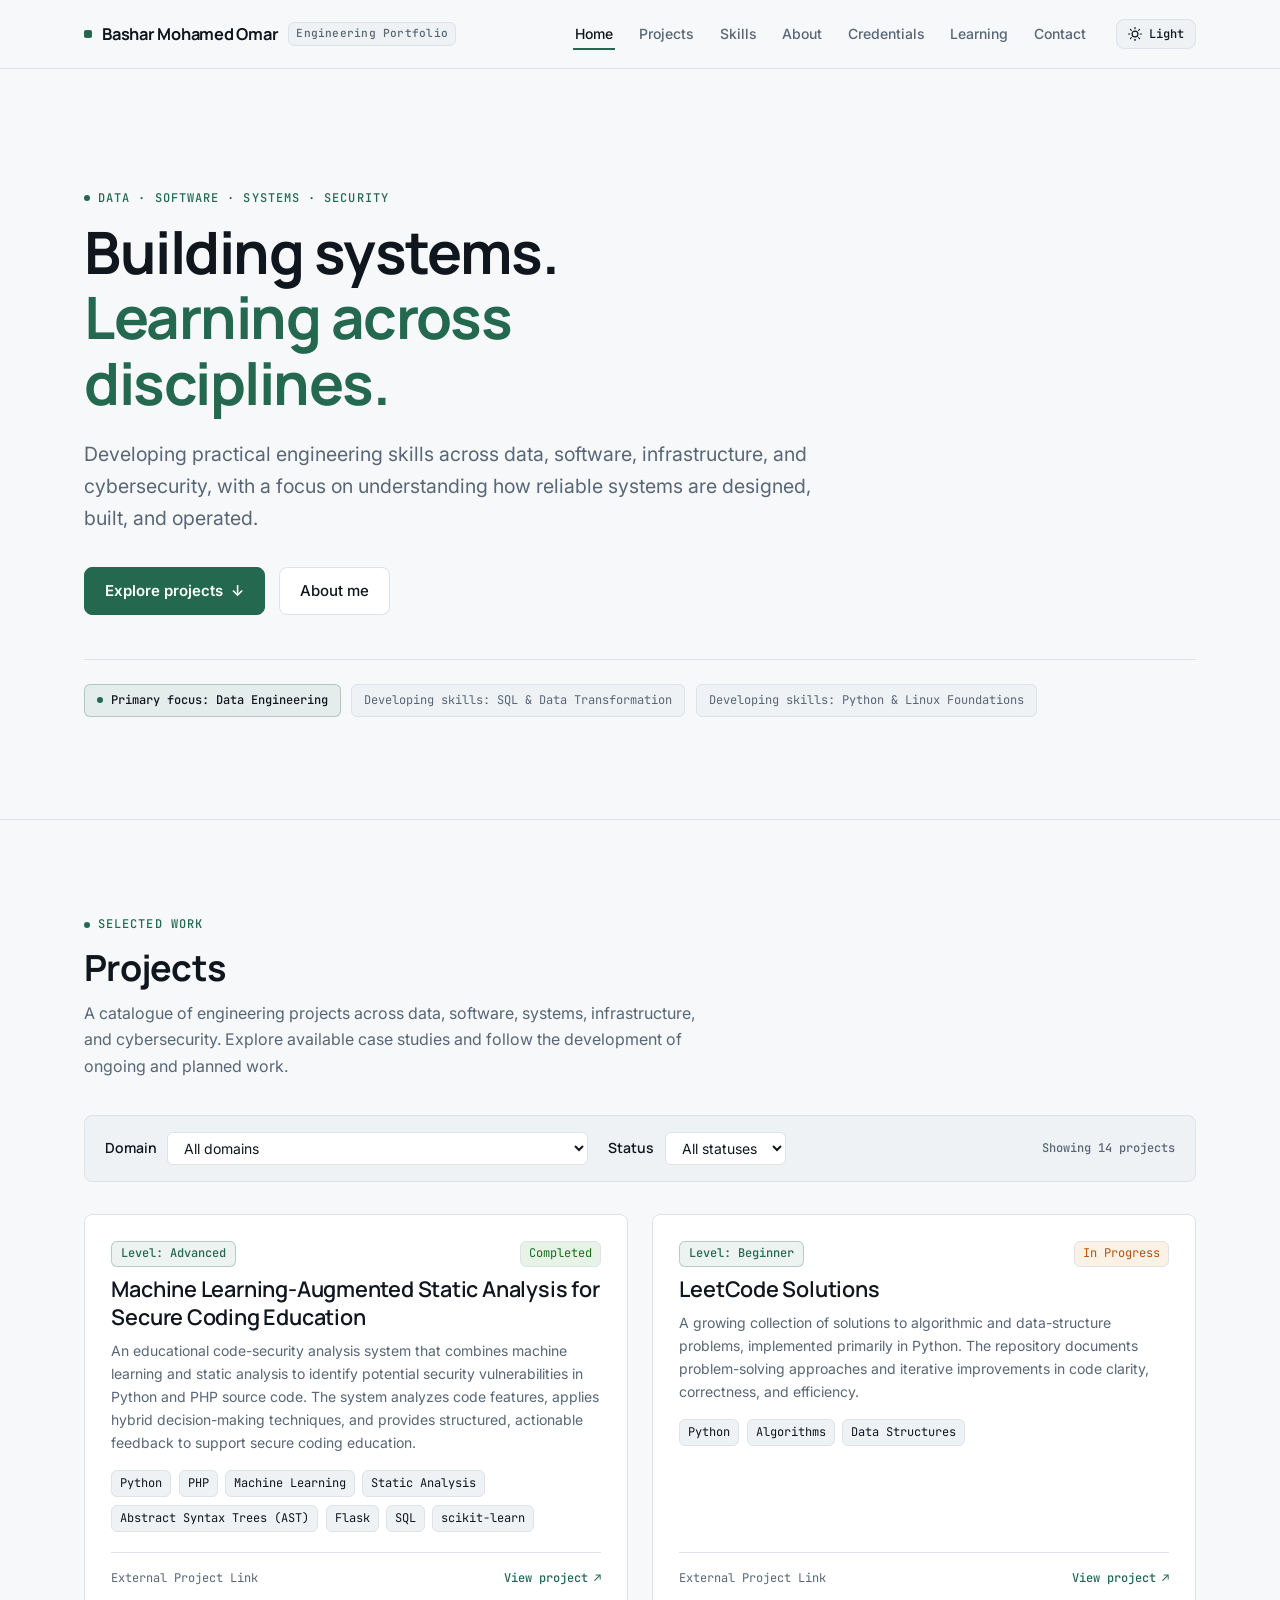
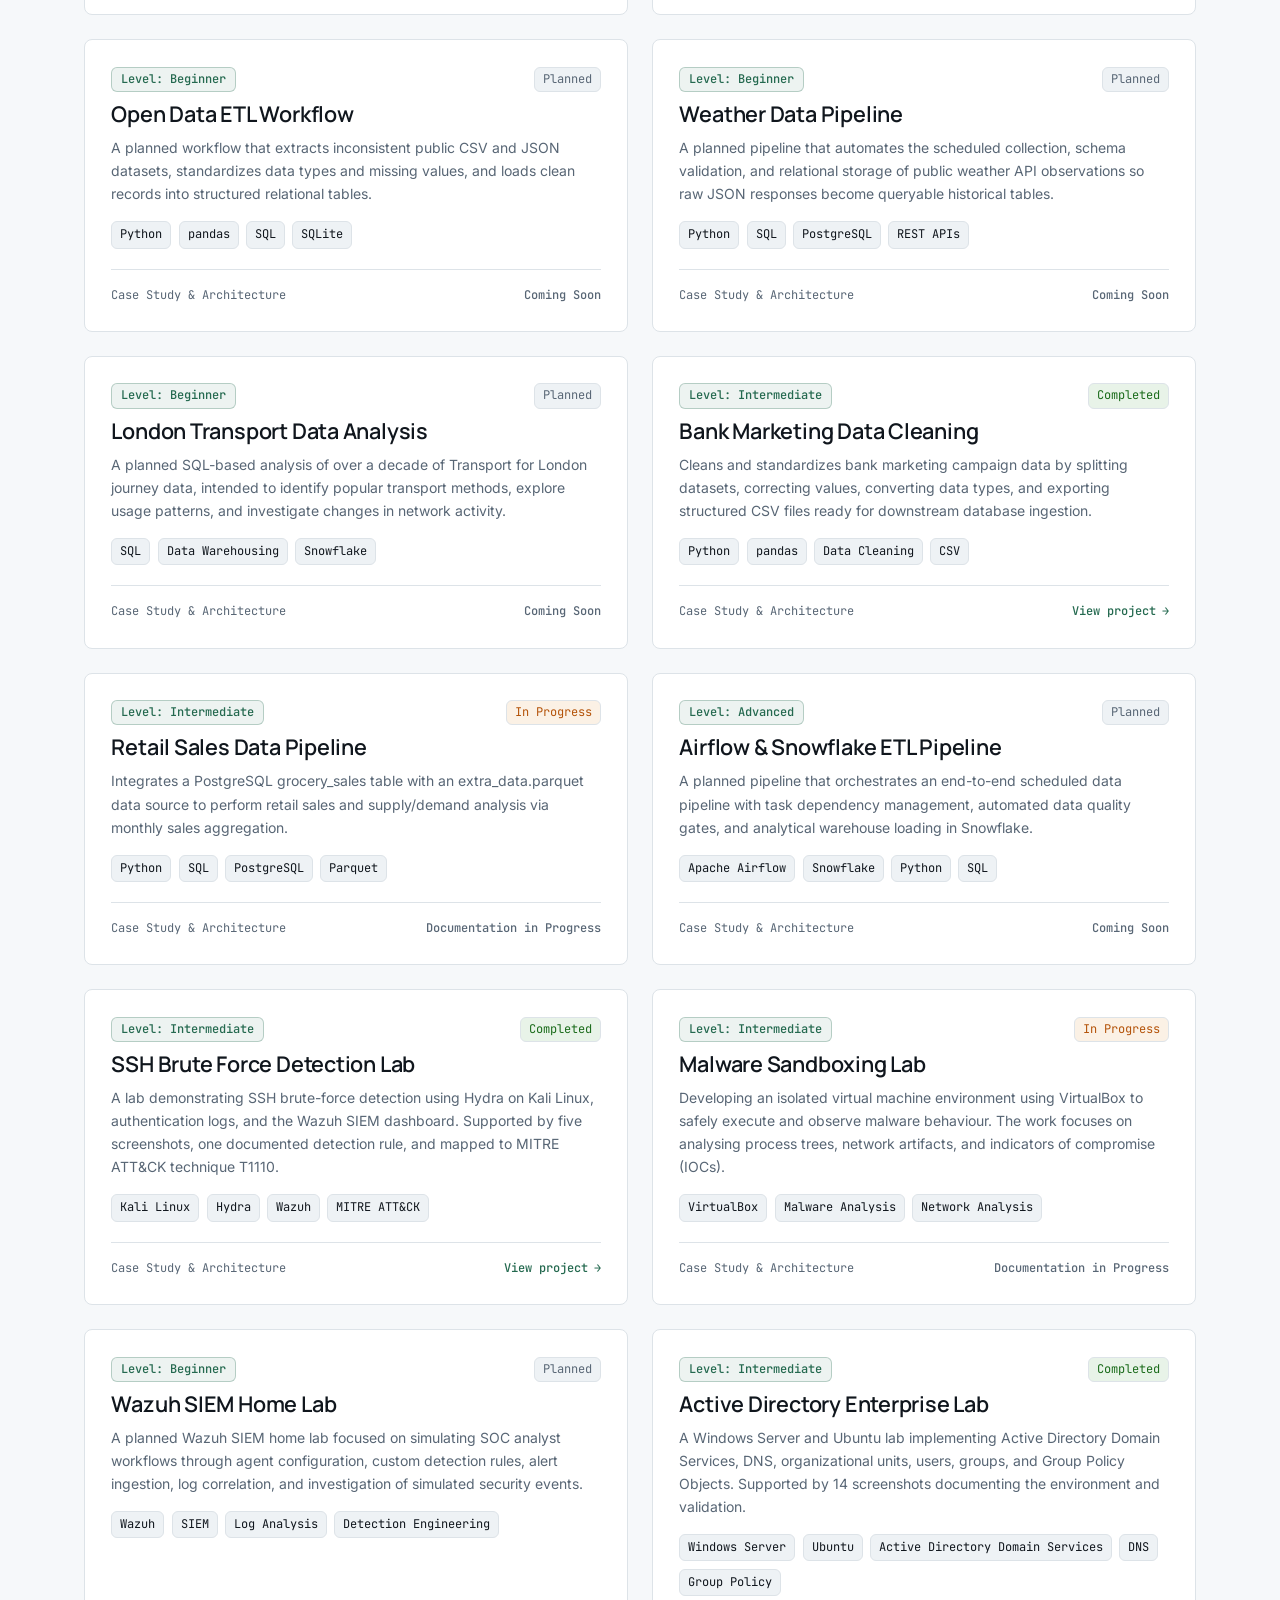
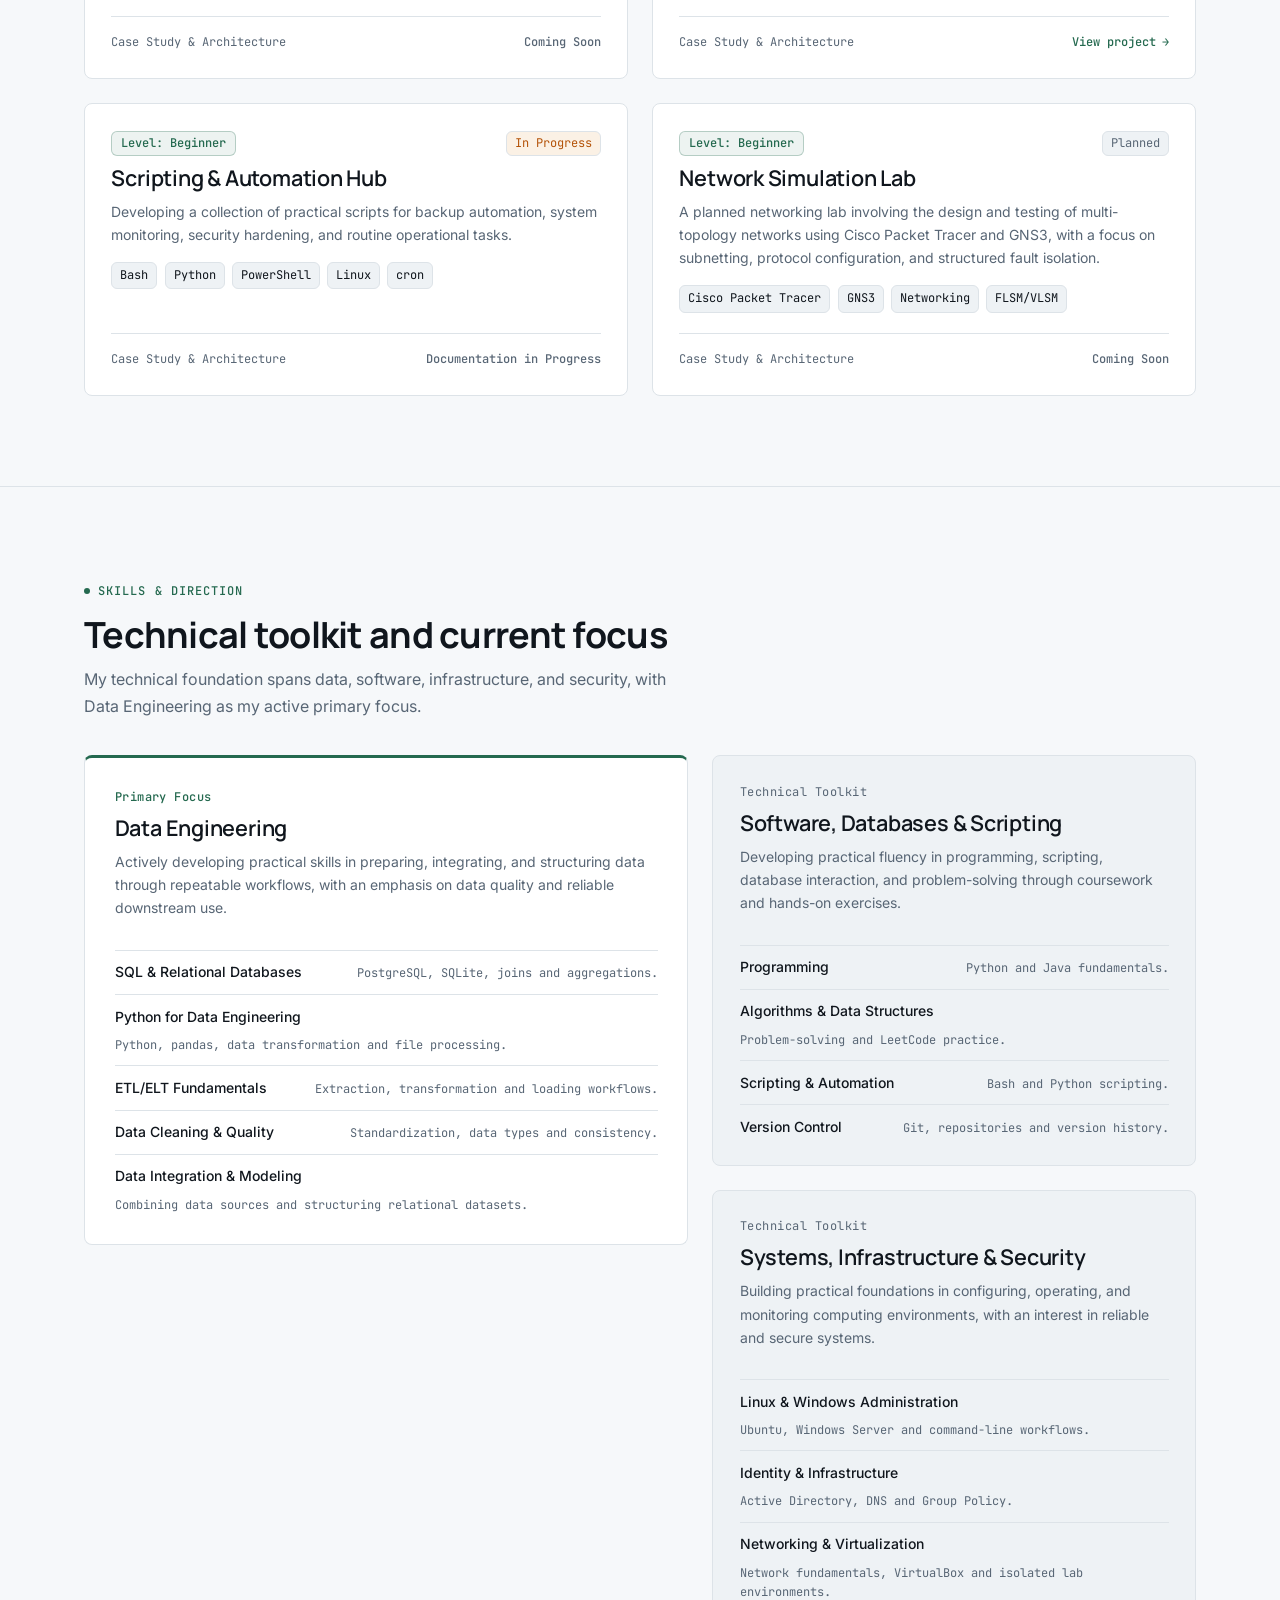
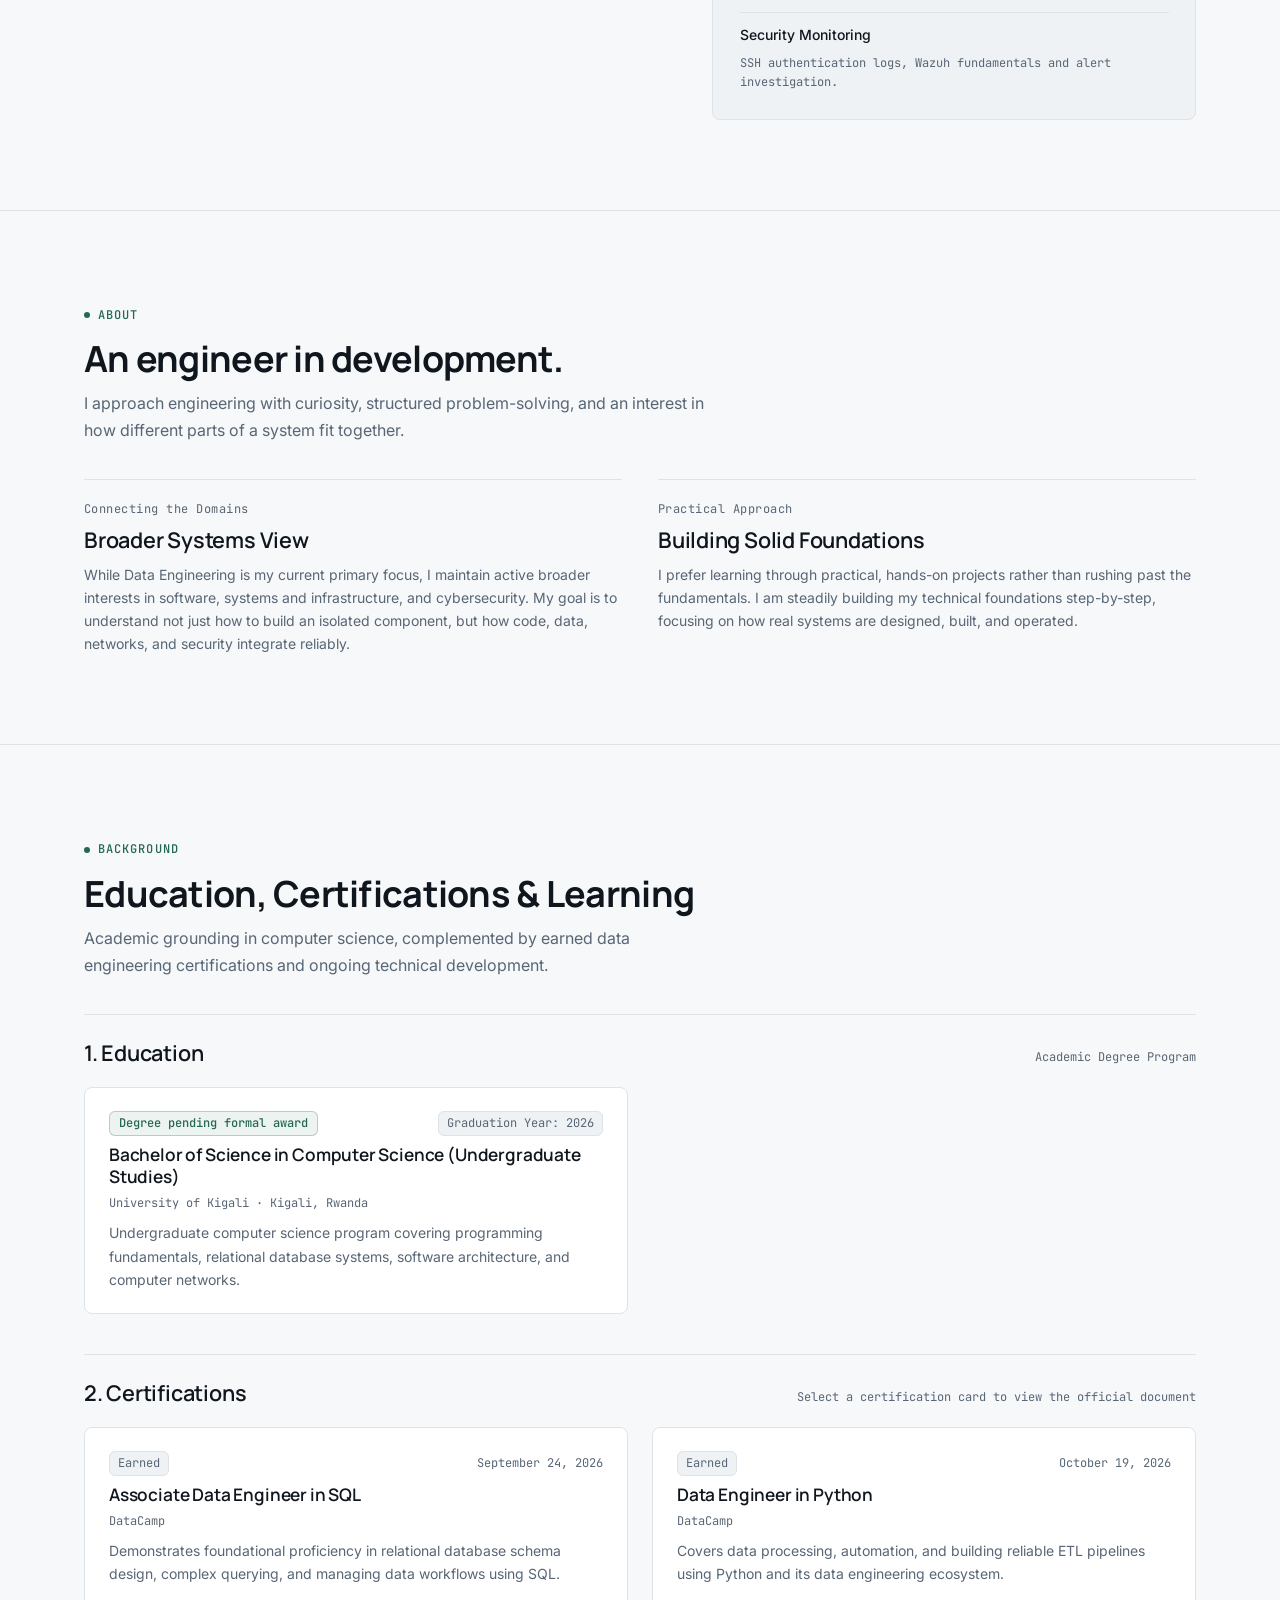
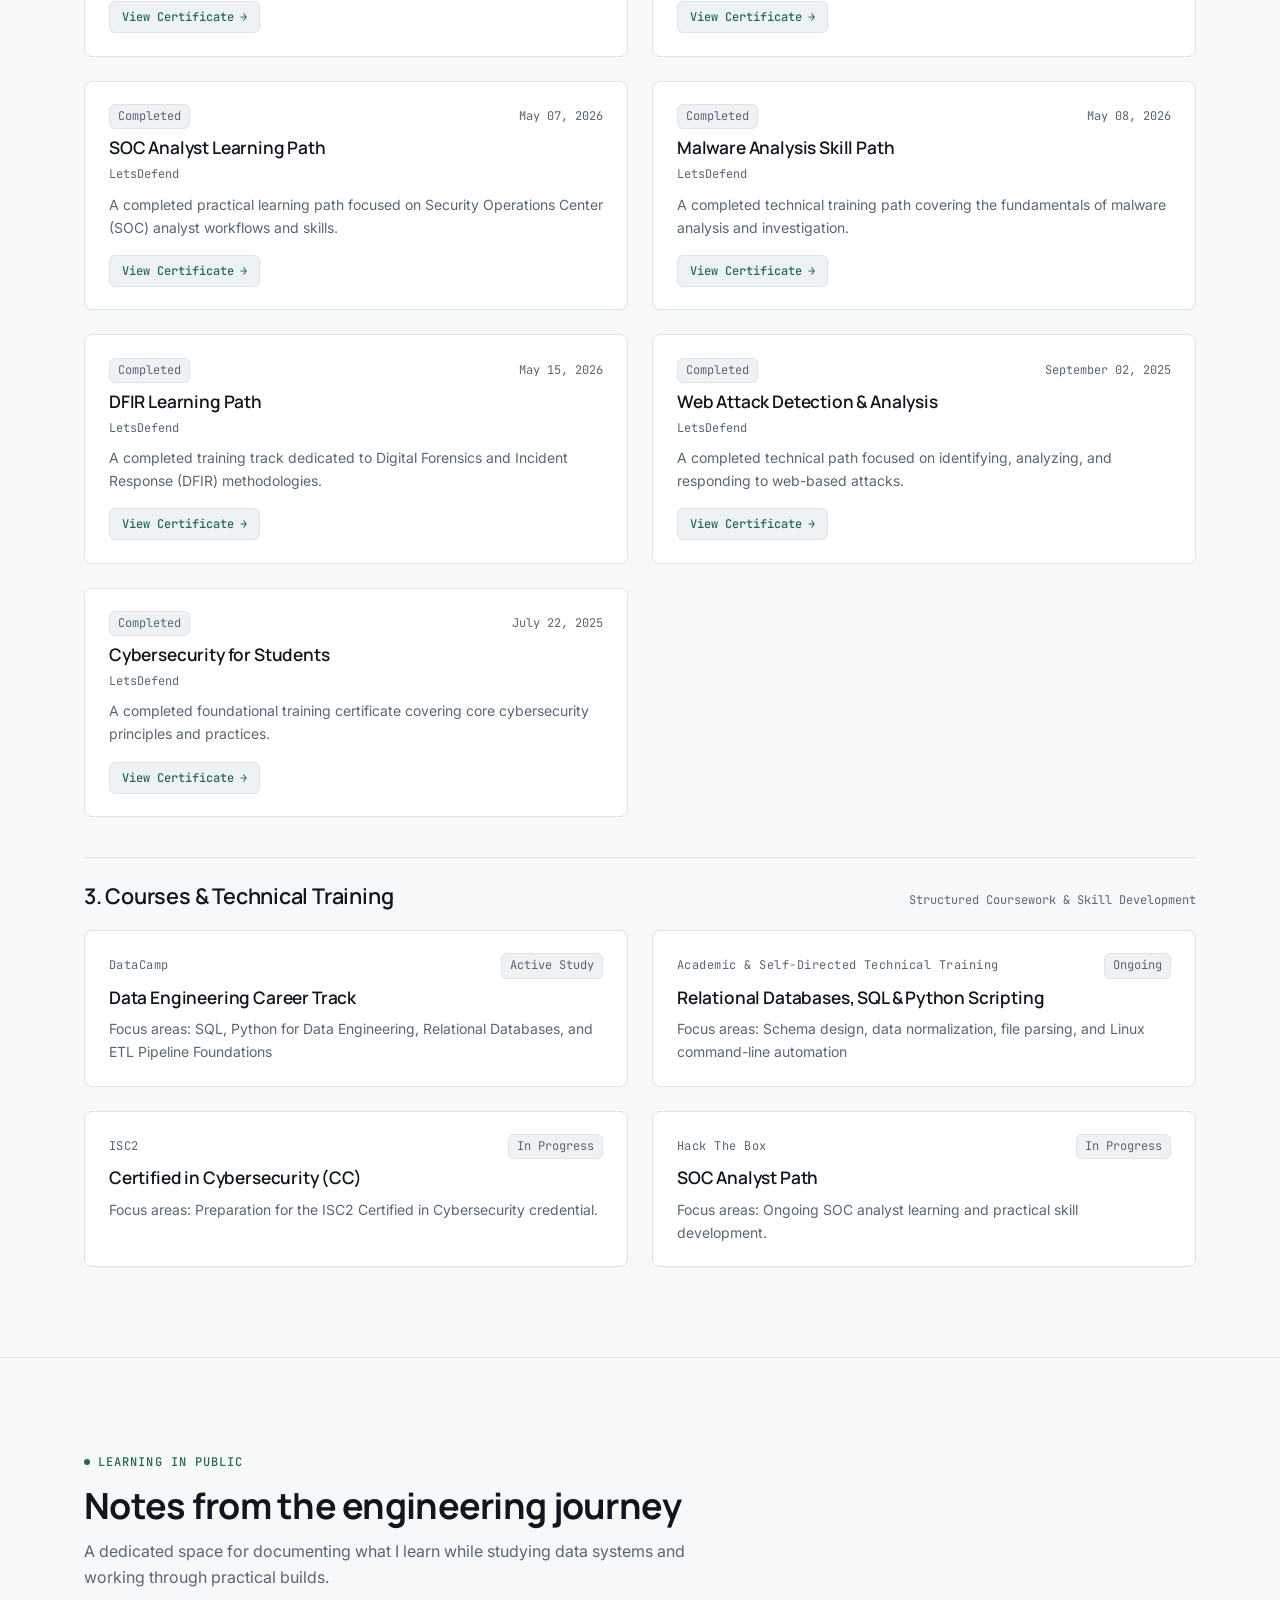
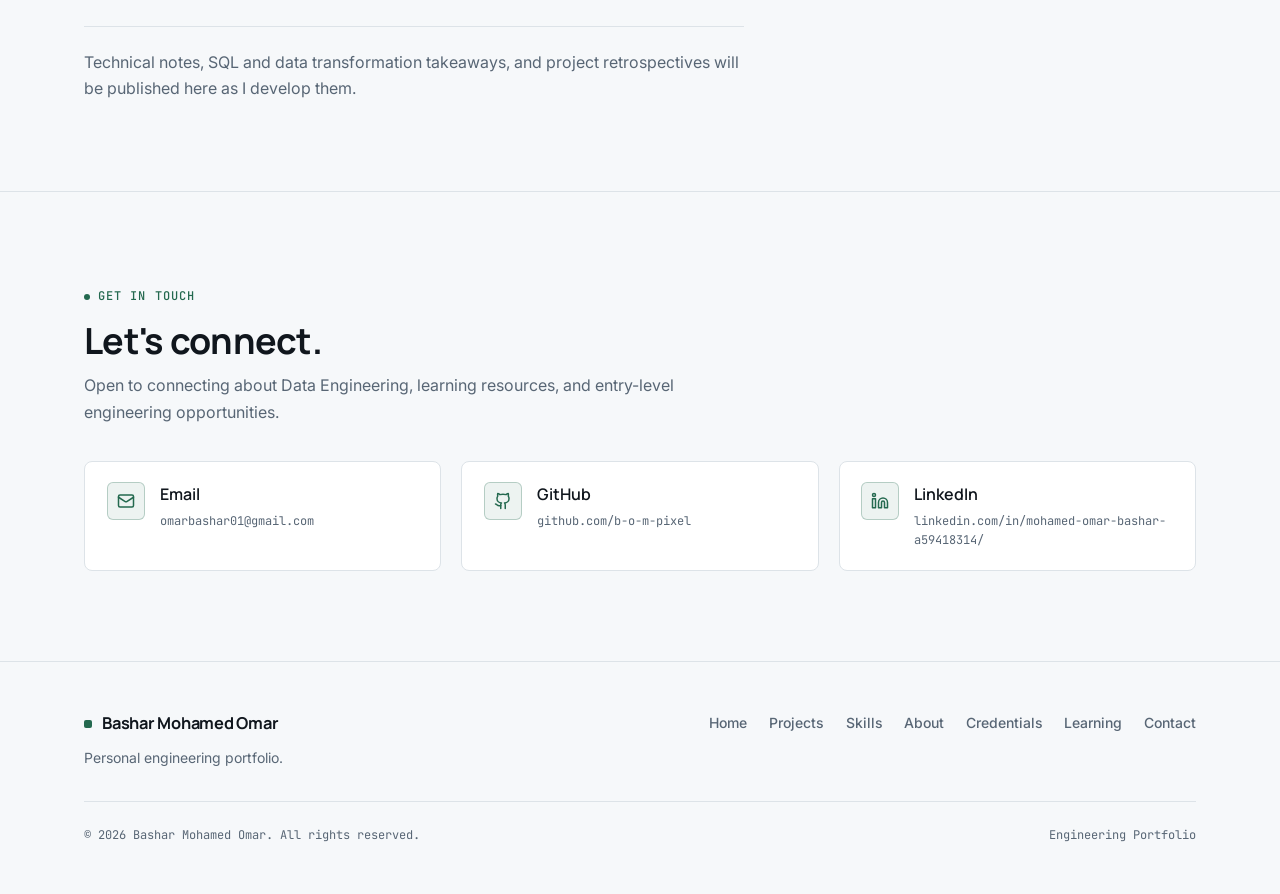
<file: index.html>
<!DOCTYPE html>
<html lang="en" data-theme="light">
<head>
   <meta charset="UTF-8" />
   <meta name="viewport" content="width=device-width, initial-scale=1.0" />
  <title>Bashar Mohamed Omar — Engineering Portfolio</title>
   <meta
     name="description"
    content="Personal engineering portfolio of Bashar Mohamed Omar, featuring projects and learning across data engineering, software, systems, infrastructure, and cybersecurity."
   />
 
   <!-- Google Fonts: Manrope (Headings), Inter (Body), JetBrains Mono (Technical Metadata) -->
  <link rel="preconnect" href="https://fonts.googleapis.com" />
  <link rel="preconnect" href="https://fonts.gstatic.com" crossorigin />
  <link
    href="https://fonts.googleapis.com/css2?family=Inter:wght@400;500;600&family=JetBrains+Mono:wght@400;500&family=Manrope:wght@600;700;800&display=swap"
    rel="stylesheet"
  />

  <!-- Shared Portfolio Stylesheet -->
  <link rel="stylesheet" href="styles.css" />

  <script>
    (function initializeThemeBeforePaint() {
      try {
        var STORAGE_KEY = 'portfolio-theme';
        var savedTheme = localStorage.getItem(STORAGE_KEY);
        var prefersDark =
          window.matchMedia &&
          window.matchMedia('(prefers-color-scheme: dark)').matches;
        var resolvedTheme =
          savedTheme === 'dark' || savedTheme === 'light'
            ? savedTheme
            : prefersDark
            ? 'dark'
            : 'light';
        document.documentElement.setAttribute('data-theme', resolvedTheme);
        document.documentElement.style.colorScheme = resolvedTheme;
      } catch (err) {
        document.documentElement.setAttribute('data-theme', 'light');
      }
    })();
  </script>
</head>
<body>
  <a href="#main-content" class="skip-link">Skip to main content</a>

  <div id="app-root"></div>

  <script>
    const SITE_CONFIG = {
       brand: {
         name: 'Bashar Mohamed Omar',
         tag: 'Engineering Portfolio',
         href: '#hero',
         roleSummary: 'Personal engineering portfolio.'
       },
      navigation: [
        { label: 'Home', href: '#hero', id: 'hero' },
        { label: 'Projects', href: '#projects', id: 'projects' },
        { label: 'Skills', href: '#skills', id: 'skills' },
        { label: 'About', href: '#about', id: 'about' },
        { label: 'Credentials', href: '#credentials', id: 'credentials' },
        { label: 'Learning', href: '#notes', id: 'notes' },
        { label: 'Contact', href: '#contact', id: 'contact' }
      ],
      footerLinks: [
        { label: 'Home', href: '#hero' },
        { label: 'Projects', href: '#projects' },
        { label: 'Skills', href: '#skills' },
        { label: 'About', href: '#about' },
        { label: 'Credentials', href: '#credentials' },
        { label: 'Learning', href: '#notes' },
        { label: 'Contact', href: '#contact' }
       ],
       hero: {
        eyebrow: 'DATA · SOFTWARE · SYSTEMS · SECURITY',
        headlinePrefix: 'Building systems.',
        headlineAccent: 'Learning across disciplines.',
         supportingParagraph:
          'Developing practical engineering skills across data, software, infrastructure, and cybersecurity, with a focus on understanding how reliable systems are designed, built, and operated.',
         primaryCta: {
           label: 'Explore projects',
           href: '#projects'
        },
        secondaryCta: {
          label: 'About me',
          href: '#about'
        },
        focusIndicators: [
          { label: 'Primary focus: Data Engineering', isPrimary: true },
          { label: 'Developing skills: SQL & Data Transformation', isPrimary: false },
          { label: 'Developing skills: Python & Linux Foundations', isPrimary: false }
        ]
      },
      projects: {
        id: 'projects',
        label: 'SELECTED WORK',
        heading: 'Projects',
        intro:
          'A catalogue of engineering projects across data, software, systems, infrastructure, and cybersecurity. Explore available case studies and follow the development of ongoing and planned work.',
        items: [
        // --- Software Engineering ---
        {
            title: 'Machine Learning-Augmented Static Analysis for Secure Coding Education',
            subtitle: 'A Case Study of University of Kigali',
            domain: 'Cybersecurity / Software Engineering / Machine Learning',
            tags: ['Python', 'PHP', 'Machine Learning', 'AST', 'Flask', 'scikit-learn'],
            level: 'Advanced',
            status: 'Completed',
            isFeatured: true,
            problem:
              'An educational code-security analysis system that combines machine learning and static analysis to identify potential security vulnerabilities in Python and PHP source code. The system analyzes code features, applies hybrid decision-making techniques, and provides structured, actionable feedback to support secure coding education.',
            techStack: ['Python', 'PHP', 'Machine Learning', 'Static Analysis', 'Abstract Syntax Trees (AST)', 'Flask', 'SQL', 'scikit-learn'],
            href: 'https://ml-vuln-analyzer.onrender.com/'
          },
          {
            title: 'LeetCode Solutions',
            domain: 'Software Engineering',
            tags: ['Python', 'Algorithms', 'Data Structures', 'Problem Solving'],
            level: 'Beginner',
            status: 'In Progress',
            problem: 'A growing collection of solutions to algorithmic and data-structure problems, implemented primarily in Python. The repository documents problem-solving approaches and iterative improvements in code clarity, correctness, and efficiency.',
            techStack: ['Python', 'Algorithms', 'Data Structures'],
            href: 'https://github.com/b-o-m-pixel/leetcode'
          },
          // --- Data Engineering ---
          {
            title: 'Open Data ETL Workflow',
            domain: 'Data Engineering',
            tags: ['Data Cleaning', 'Relational Databases'],
            level: 'Beginner',
            status: 'Planned',
            problem:
              'A planned workflow that extracts inconsistent public CSV and JSON datasets, standardizes data types and missing values, and loads clean records into structured relational tables.',
            techStack: ['Python', 'pandas', 'SQL', 'SQLite'],
            href: 'projects/open-data-etl.html'
          },
          {
            title: 'Weather Data Pipeline',
            domain: 'Data Engineering',
            tags: ['API Integration', 'Automation'],
            level: 'Beginner',
            status: 'Planned',
            problem:
              'A planned pipeline that automates the scheduled collection, schema validation, and relational storage of public weather API observations so raw JSON responses become queryable historical tables.',
            techStack: ['Python', 'SQL', 'PostgreSQL', 'REST APIs'],
            href: 'projects/weather-data-pipeline.html'
          },
          {
            title: 'London Transport Data Analysis',
            domain: 'Data Engineering',
            tags: ['Data Analysis', 'Cloud Warehousing'],
            level: 'Beginner',
            status: 'Planned',
            problem:
              'A planned SQL-based analysis of over a decade of Transport for London journey data, intended to identify popular transport methods, explore usage patterns, and investigate changes in network activity.',
            techStack: ['SQL', 'Data Warehousing', 'Snowflake'],
            href: 'projects/london-transport-data-analysis.html'
          },
          {
            title: 'Bank Marketing Data Cleaning',
            domain: 'Data Engineering',
            tags: ['Data Wrangling', 'Formatting'],
            level: 'Intermediate',
            status: 'Completed',
            problem:
              'Cleans and standardizes bank marketing campaign data by splitting datasets, correcting values, converting data types, and exporting structured CSV files ready for downstream database ingestion.',
            techStack: ['Python', 'pandas', 'Data Cleaning', 'CSV'],
            href: 'projects/bank-marketing-data-cleaning.html'
          },
          {
            title: 'Retail Sales Data Pipeline',
            domain: 'Data Engineering',
            tags: ['Data Integration', 'Data Analysis'],
            level: 'Intermediate',
            status: 'In Progress',
            problem:
              'Integrates a PostgreSQL grocery_sales table with an extra_data.parquet data source to perform retail sales and supply/demand analysis via monthly sales aggregation.',
            techStack: ['Python', 'SQL', 'PostgreSQL', 'Parquet'],
            href: null
          },
          {
            title: 'Airflow & Snowflake ETL Pipeline',
            domain: 'Data Engineering',
            tags: ['Data Orchestration', 'Cloud Data Platforms'],
            level: 'Advanced',
            status: 'Planned',
            problem:
              'A planned pipeline that orchestrates an end-to-end scheduled data pipeline with task dependency management, automated data quality gates, and analytical warehouse loading in Snowflake.',
            techStack: ['Apache Airflow', 'Snowflake', 'Python', 'SQL'],
            href: 'projects/airflow-snowflake-etl.html'
          },
          // --- Cybersecurity ---
          {
            title: 'SSH Brute Force Detection Lab',
            domain: 'Cybersecurity',
            tags: ['Detection', 'SIEM'],
            level: 'Intermediate',
            status: 'Completed',
            problem: 'A lab demonstrating SSH brute-force detection using Hydra on Kali Linux, authentication logs, and the Wazuh SIEM dashboard. Supported by five screenshots, one documented detection rule, and mapped to MITRE ATT&CK technique T1110.',
            techStack: ['Kali Linux', 'Hydra', 'Wazuh', 'MITRE ATT&CK'],
            href: 'projects/ssh-brute-force-detection.html',
          },
          {
            title: 'Malware Sandboxing Lab',
            domain: 'Cybersecurity',
            tags: ['VirtualBox', 'Malware Analysis', 'IOCs', 'Sandboxing'],
            level: 'Intermediate',
            status: 'In Progress',
            problem: 'Developing an isolated virtual machine environment using VirtualBox to safely execute and observe malware behaviour. The work focuses on analysing process trees, network artifacts, and indicators of compromise (IOCs).',
            techStack: ['VirtualBox', 'Malware Analysis', 'Network Analysis'],
            href: null
          },
          {
            title: 'Wazuh SIEM Home Lab',
            domain: 'Cybersecurity',
            tags: ['Wazuh', 'SIEM', 'Detection Rules', 'Log Analysis'],
            level: 'Beginner',
            status: 'Planned',
            problem: 'A planned Wazuh SIEM home lab focused on simulating SOC analyst workflows through agent configuration, custom detection rules, alert ingestion, log correlation, and investigation of simulated security events.',
            techStack: ['Wazuh', 'SIEM', 'Log Analysis', 'Detection Engineering'],
            href: null
          },
          // --- Systems & Infrastructure ---
          {
            title: 'Active Directory Enterprise Lab',
            domain: 'Systems & Infrastructure',
            tags: ['Administration', 'Directory Services'],
            level: 'Intermediate',
            status: 'Completed',
            problem: 'A Windows Server and Ubuntu lab implementing Active Directory Domain Services, DNS, organizational units, users, groups, and Group Policy Objects. Supported by 14 screenshots documenting the environment and validation.',
            techStack: ['Windows Server', 'Ubuntu', 'Active Directory Domain Services', 'DNS', 'Group Policy'],
            href: 'projects/active-directory-enterprise-lab.html',
          },
          {
            title: 'Scripting & Automation Hub',
            domain: 'Systems & Infrastructure',
            tags: ['Automation', 'Scripting'],
            level: 'Beginner',
            status: 'In Progress',
            problem: 'Developing a collection of practical scripts for backup automation, system monitoring, security hardening, and routine operational tasks.',
            techStack: ['Bash', 'Python', 'PowerShell', 'Linux', 'cron'],
            href: null
          },
          {
            title: 'Network Simulation Lab',
            domain: 'Systems & Infrastructure',
            tags: ['GNS3', 'Packet Tracer', 'Subnetting', 'Troubleshooting'],
            level: 'Beginner',
            status: 'Planned',
            problem: 'A planned networking lab involving the design and testing of multi-topology networks using Cisco Packet Tracer and GNS3, with a focus on subnetting, protocol configuration, and structured fault isolation.',
            techStack: ['Cisco Packet Tracer', 'GNS3', 'Networking', 'FLSM/VLSM'],
            href: null
          },
        ]
      },
      about: {
        id: 'about',
        label: 'ABOUT',
        heading: 'An engineer in development.',
         intro:
          'I approach engineering with curiosity, structured problem-solving, and an interest in how different parts of a system fit together.',
         columns: [
           {
            kicker: 'Connecting the Domains',
            title: 'Broader Systems View',
             copy:
              'While Data Engineering is my current primary focus, I maintain active broader interests in software, systems and infrastructure, and cybersecurity. My goal is to understand not just how to build an isolated component, but how code, data, networks, and security integrate reliably.'
           },
           {
             kicker: 'Practical Approach',
            title: 'Building Solid Foundations',
             copy:
              'I prefer learning through practical, hands-on projects rather than rushing past the fundamentals. I am steadily building my technical foundations step-by-step, focusing on how real systems are designed, built, and operated.'
           }
         ]
      },
      skills: {
        id: 'skills',
        label: 'SKILLS & DIRECTION',
        heading: 'Technical toolkit and current focus',
        intro: 'My technical foundation spans data, software, infrastructure, and security, with Data Engineering as my active primary focus.',
        primaryFocus: {
          id: 'skills-primary',
          kicker: 'Primary Focus',
          title: 'Data Engineering',
          description: 'Actively developing practical skills in preparing, integrating, and structuring data through repeatable workflows, with an emphasis on data quality and reliable downstream use.',
          topics: [
            { label: 'SQL & Relational Databases', note: 'PostgreSQL, SQLite, joins and aggregations.' },
            { label: 'Python for Data Engineering', note: 'Python, pandas, data transformation and file processing.' },
            { label: 'ETL/ELT Fundamentals', note: 'Extraction, transformation and loading workflows.' },
            { label: 'Data Cleaning & Quality', note: 'Standardization, data types and consistency.' },
            { label: 'Data Integration & Modeling', note: 'Combining data sources and structuring relational datasets.' }
          ]
        },
        skillAreas: [
          {
            id: 'skills-software-db',
            kicker: 'Technical Toolkit',
            title: 'Software, Databases & Scripting',
            description: 'Developing practical fluency in programming, scripting, database interaction, and problem-solving through coursework and hands-on exercises.',
            topics: [
              { label: 'Programming', note: 'Python and Java fundamentals.' },
              { label: 'Algorithms & Data Structures', note: 'Problem-solving and LeetCode practice.' },
              { label: 'Scripting & Automation', note: 'Bash and Python scripting.' },
              { label: 'Version Control', note: 'Git, repositories and version history.' }
            ]
          },
          {
            id: 'skills-systems-sec',
            kicker: 'Technical Toolkit',
            title: 'Systems, Infrastructure & Security',
            description: 'Building practical foundations in configuring, operating, and monitoring computing environments, with an interest in reliable and secure systems.',
            topics: [
              { label: 'Linux & Windows Administration', note: 'Ubuntu, Windows Server and command-line workflows.' },
              { label: 'Identity & Infrastructure', note: 'Active Directory, DNS and Group Policy.' },
              { label: 'Networking & Virtualization', note: 'Network fundamentals, VirtualBox and isolated lab environments.' },
              { label: 'Security Monitoring', note: 'SSH authentication logs, Wazuh fundamentals and alert investigation.' }
            ]
          }
        ]
      },
      credentials: {
        id: 'credentials',
        label: 'BACKGROUND',
        heading: 'Education, Certifications & Learning',
        intro:
          'Academic grounding in computer science, complemented by earned data engineering certifications and ongoing technical development.',
        education: [
          {
            degree: 'Bachelor of Science in Computer Science (Undergraduate Studies)',
            institution: 'University of Kigali · Kigali, Rwanda',
            status: 'Degree pending formal award',
            timeline: 'Graduation Year: 2026',
            summary:
              'Undergraduate computer science program covering programming fundamentals, relational database systems, software architecture, and computer networks.'
          }
        ],
        certifications: [
          {
            id: 'cert-datacamp-sql',
            name: 'Associate Data Engineer in SQL',
            issuer: 'DataCamp',
            status: 'Earned',
            dateEarned: 'September 24, 2026',
            credentialId: '',
            description:
              'Demonstrates foundational proficiency in relational database schema design, complex querying, and managing data workflows using SQL.',
            documentPath: 'certifications/data_engineer/associate-data-engineer-in-sql.pdf',
            verificationUrl: null
          },
          {
            id: 'cert-datacamp-python',
            name: 'Data Engineer in Python',
            issuer: 'DataCamp',
            status: 'Earned',
            dateEarned: 'October 19, 2026',
            credentialId: '',
            description:
              'Covers data processing, automation, and building reliable ETL pipelines using Python and its data engineering ecosystem.',
            documentPath: 'certifications/data_engineer/data_engineer_in_python_certificate.pdf',
            verificationUrl: null
          },
          {
            id: 'cert-letsdefend-soc',
            name: 'SOC Analyst Learning Path',
            issuer: 'LetsDefend',
            status: 'Completed',
            dateEarned: 'May 07, 2026',
            credentialId: '',
            description: 'A completed practical learning path focused on Security Operations Center (SOC) analyst workflows and skills.',
            documentPath: 'certifications/letsdefend/soc_analyst_learning_path.png',
            verificationUrl: null
          },
          {
            id: 'cert-letsdefend-malware',
            name: 'Malware Analysis Skill Path',
            issuer: 'LetsDefend',
            status: 'Completed',
            dateEarned: 'May 08, 2026',
            credentialId: '',
            description: 'A completed technical training path covering the fundamentals of malware analysis and investigation.',
            documentPath: 'certifications/letsdefend/malware_analysis_skill_path.png',
            verificationUrl: null
          },
          {
            id: 'cert-letsdefend-dfir',
            name: 'DFIR Learning Path',
            issuer: 'LetsDefend',
            status: 'Completed',
            dateEarned: 'May 15, 2026',
            credentialId: '',
            description: 'A completed training track dedicated to Digital Forensics and Incident Response (DFIR) methodologies.',
            documentPath: 'certifications/letsdefend/dfir_path.png',
            verificationUrl: null
          },
          {
            id: 'cert-letsdefend-web',
            name: 'Web Attack Detection & Analysis',
            issuer: 'LetsDefend',
            status: 'Completed',
            dateEarned: 'September 02, 2025',
            credentialId: '',
            description: 'A completed technical path focused on identifying, analyzing, and responding to web-based attacks.',
            documentPath: 'certifications/letsdefend/web_attack_detection_analysis_path.png',
            verificationUrl: null
          },
          {
            id: 'cert-letsdefend-students',
            name: 'Cybersecurity for Students',
            issuer: 'LetsDefend',
            status: 'Completed',
            dateEarned: 'July 22, 2025',
            credentialId: '',
            description: 'A completed foundational training certificate covering core cybersecurity principles and practices.',
            documentPath: 'certifications/letsdefend/cybersecurity_for_students_path.png',
            verificationUrl: null
          }
        ],
        courses: [
          {
            title: 'Data Engineering Career Track',
            provider: 'DataCamp',
            status: 'Active Study',
            focus: 'SQL, Python for Data Engineering, Relational Databases, and ETL Pipeline Foundations'
          },
          {
            title: 'Relational Databases, SQL & Python Scripting',
            provider: 'Academic & Self-Directed Technical Training',
            status: 'Ongoing',
            focus: 'Schema design, data normalization, file parsing, and Linux command-line automation'
          },
          {
            title: 'Certified in Cybersecurity (CC)',
            provider: 'ISC2',
            status: 'In Progress',
            focus: 'Preparation for the ISC2 Certified in Cybersecurity credential.'
          },
          {
            title: 'SOC Analyst Path',
            provider: 'Hack The Box',
            status: 'In Progress',
            focus: 'Ongoing SOC analyst learning and practical skill development.'
          }
        ]
      },
      notes: {
        id: 'notes',
        label: 'LEARNING IN PUBLIC',
        heading: 'Notes from the engineering journey',
        intro:
          'A dedicated space for documenting what I learn while studying data systems and working through practical builds.',
        body:
          'Technical notes, SQL and data transformation takeaways, and project retrospectives will be published here as I develop them.'
      },
      contact: {
        id: 'contact',
        label: 'GET IN TOUCH',
        heading: "Let's connect.",
        intro:
          'Open to connecting about Data Engineering, learning resources, and entry-level engineering opportunities.',
        methods: [
          {
            type: 'email',
            label: 'Email',
            value: 'omarbashar01@gmail.com',
            href: 'mailto:omarbashar01@gmail.com',
            external: false
          },
          {
            type: 'github',
            label: 'GitHub',
            value: 'github.com/b-o-m-pixel',
            href: 'https://github.com/b-o-m-pixel',
            external: true
          },
          {
            type: 'linkedin',
            label: 'LinkedIn',
            value: 'linkedin.com/in/mohamed-omar-bashar-a59418314/',
            href: 'https://www.linkedin.com/in/mohamed-omar-bashar-a59418314/',
            external: true
          }
        ]
      }
    };

    function ThemeToggle(buttonIdSuffix) {
      const currentTheme =
        document.documentElement.getAttribute('data-theme') === 'dark' ? 'dark' : 'light';
      const isDark = currentTheme === 'dark';

      return `
        <button
          type="button"
          id="theme-toggle-${buttonIdSuffix}"
          class="theme-toggle-btn js-theme-toggle"
          data-theme-toggle
          aria-pressed="${isDark ? 'true' : 'false'}"
          aria-label="Switch color theme. Current theme is ${isDark ? 'dark' : 'light'}."
          title="Toggle light or dark color theme"
        >
          <span class="js-theme-icon" aria-hidden="true" style="display:inline-flex;align-items:center;">
            ${getThemeIconSvg(currentTheme)}
          </span>
          <span class="js-theme-label">${isDark ? 'Dark' : 'Light'}</span>
        </button>
      `;
    }

    function getThemeIconSvg(theme) {
      if (theme === 'dark') {
        return `<svg width="14" height="14" viewBox="0 0 24 24" fill="none" stroke="currentColor" stroke-width="2" stroke-linecap="round" stroke-linejoin="round"><path d="M21 12.79A9 9 0 1 1 11.21 3 7 7 0 0 0 21 12.79z"></path></svg>`;
      }
      return `<svg width="14" height="14" viewBox="0 0 24 24" fill="none" stroke="currentColor" stroke-width="2" stroke-linecap="round" stroke-linejoin="round"><circle cx="12" cy="12" r="5"></circle><line x1="12" y1="1" x2="12" y2="3"></line><line x1="12" y1="21" x2="12" y2="23"></line><line x1="4.22" y1="4.22" x2="5.64" y2="5.64"></line><line x1="18.36" y1="18.36" x2="19.78" y2="19.78"></line><line x1="1" y1="12" x2="3" y2="12"></line><line x1="21" y1="12" x2="23" y2="12"></line><line x1="4.22" y1="19.78" x2="5.64" y2="18.36"></line><line x1="18.36" y1="5.64" x2="19.78" y2="4.22"></line></svg>`;
    }

    function getContactIconSvg(type) {
      if (type === 'email') {
        return `<svg width="18" height="18" viewBox="0 0 24 24" fill="none" stroke="currentColor" stroke-width="2" stroke-linecap="round" stroke-linejoin="round" aria-hidden="true"><rect x="2" y="4" width="20" height="16" rx="2"></rect><path d="m22 7-8.97 5.7a1.94 1.94 0 0 1-2.06 0L2 7"></path></svg>`;
      }
      if (type === 'github') {
        return `<svg width="18" height="18" viewBox="0 0 24 24" fill="none" stroke="currentColor" stroke-width="2" stroke-linecap="round" stroke-linejoin="round" aria-hidden="true"><path d="M15 22v-4a4.8 4.8 0 0 0-1-3.5c3 0 6-2 6-5.5.08-1.25-.27-2.48-1-3.5.28-1.15.28-2.35 0-3.5 0 0-1 0-3 1.5-2.64-.5-5.36-.5-8 0C6 2 5 2 5 2c-.3 1.15-.3 2.35 0 3.5A5.403 5.403 0 0 0 4 9c0 3.5 3 5.5 6 5.5-.39.49-.68 1.05-.85 1.65-.17.6-.22 1.23-.15 1.85v4"></path><path d="M9 18c-4.51 2-5-2-7-2"></path></svg>`;
      }
      if (type === 'linkedin') {
        return `<svg width="18" height="18" viewBox="0 0 24 24" fill="none" stroke="currentColor" stroke-width="2" stroke-linecap="round" stroke-linejoin="round" aria-hidden="true"><path d="M16 8a6 6 0 0 1 6 6v7h-4v-7a2 2 0 0 0-2-2 2 2 0 0 0-2 2v7h-4v-7a6 6 0 0 1 6-6z"></path><rect x="2" y="9" width="4" height="12"></rect><circle cx="4" cy="4" r="2"></circle></svg>`;
      }
      return `<svg width="18" height="18" viewBox="0 0 24 24" fill="none" stroke="currentColor" stroke-width="2" stroke-linecap="round" stroke-linejoin="round" aria-hidden="true"><path d="M10 13a5 5 0 0 0 7.54.54l3-3a5 5 0 0 0-7.07-7.07l-1.72 1.71"></path><path d="M14 11a5 5 0 0 0-7.54-.54l-3 3a5 5 0 0 0 7.07 7.07l1.71-1.71"></path></svg>`;
    }

    function SiteNavigation(items, isMobile) {
      if (isMobile) {
        return `
          <nav aria-label="Mobile primary navigation">
            <ul class="mobile-nav-list">
              ${items
                .map(
                  (item, idx) => `
                <li>
                  <a
                    href="${item.href}"
                    class="mobile-nav-link js-mobile-nav-link"
                    data-section-target="${item.id}"
                    ${idx === 0 ? 'aria-current="location"' : ''}
                  >
                    <span>${item.label}</span>
                    <span aria-hidden="true" style="font-family:var(--font-mono);font-size:0.75rem;color:var(--text-secondary);">→</span>
                  </a>
                </li>
              `
                )
                .join('')}
            </ul>
          </nav>
        `;
      }

      return `
        <nav aria-label="Primary navigation">
          <ul class="nav-list">
            ${items
              .map(
                (item, idx) => `
              <li>
                <a
                  href="${item.href}"
                  class="nav-link js-nav-link"
                  data-section-target="${item.id}"
                  ${idx === 0 ? 'aria-current="location"' : ''}
                >
                  ${item.label}
                </a>
              </li>
            `
              )
              .join('')}
          </ul>
        </nav>
      `;
    }

    function SiteHeader(config) {
      return `
        <header id="site-header" class="site-header">
          <div class="site-container header-inner">
            <a href="${config.brand.href}" class="brand-wordmark js-brand-link" data-section-target="hero" aria-label="${config.brand.name} — ${config.brand.tag} — Home">
              <span class="brand-indicator" aria-hidden="true"></span>
              <span>${config.brand.name}</span>
              <span class="brand-tag">${config.brand.tag}</span>
            </a>

            <div class="desktop-nav-wrapper">
              ${SiteNavigation(config.navigation, false)}
              ${ThemeToggle('desktop')}
            </div>

            <div class="mobile-controls">
              ${ThemeToggle('mobile')}
              <button
                type="button"
                id="mobile-menu-toggle"
                class="mobile-menu-btn"
                aria-expanded="false"
                aria-controls="mobile-navigation-panel"
                aria-label="Open navigation menu"
              >
                <svg id="mobile-menu-icon" width="15" height="15" viewBox="0 0 24 24" fill="none" stroke="currentColor" stroke-width="2" stroke-linecap="round" stroke-linejoin="round" aria-hidden="true">
                  <line x1="3" y1="6" x2="21" y2="6"></line>
                  <line x1="3" y1="12" x2="21" y2="12"></line>
                  <line x1="3" y1="18" x2="21" y2="18"></line>
                </svg>
                <span id="mobile-menu-label">Menu</span>
              </button>
            </div>
          </div>

          <div id="mobile-navigation-panel" class="mobile-nav-panel" role="region" aria-label="Mobile menu">
            <div class="site-container">
              ${SiteNavigation(config.navigation, true)}
            </div>
          </div>
        </header>
      `;
    }

    function HeroSection(hero) {
      return `
        <section id="hero" class="hero-section" aria-labelledby="hero-heading">
          <div class="site-container">
            <div class="eyebrow-label">${hero.eyebrow}</div>
            <h1 id="hero-heading" class="heading-hero">
              ${hero.headlinePrefix}
              <span class="hero-accent-text">${hero.headlineAccent}</span>
            </h1>
            <p class="lead-paragraph">
              ${hero.supportingParagraph}
            </p>

            <div class="cta-group">
              <a href="${hero.primaryCta.href}" class="btn-primary">
                <span>${hero.primaryCta.label}</span>
                <span aria-hidden="true">↓</span>
              </a>
              <a href="${hero.secondaryCta.href}" class="btn-secondary">
                <span>${hero.secondaryCta.label}</span>
              </a>
            </div>

            <div class="focus-indicators-bar" role="list" aria-label="Engineering focus areas">
              ${hero.focusIndicators
                .map(
                  (chip) => `
                <div role="listitem" class="focus-chip ${chip.isPrimary ? 'focus-chip--primary' : ''}">
                  ${chip.isPrimary ? '<span class="focus-chip-dot" aria-hidden="true"></span>' : ''}
                  <span>${chip.label}</span>
                </div>
              `
                )
                .join('')}
            </div>
          </div>
        </section>
      `;
    }
    
    function getProjectCardHTML(project) {
      const badgeClass = {
        'Completed': 'completed-badge',
        'In Progress': 'in-progress-badge',
        'Planned': 'planned-badge'
      }[project.status] || 'unknown-badge';

      // Projects are only eligible to have clickable links if they are beyond the Planned phase
      const isLinkableStatus = project.status === 'Completed' || project.status === 'In Progress';
      const isExternal = project.href && project.href.startsWith('http');
      
      let footerContent = '';
      if (isLinkableStatus && project.href) {
        const ariaLabel = isExternal 
          ? (project.href.includes('datacamp.com') ? `View project details for ${project.title}, opens externally on DataCamp` : `View project details for ${project.title}, opens externally`)
          : `View project details for ${project.title}`;
          
        const noteLabel = isExternal ? 'External Project Link' : 'Case Study &amp; Architecture';

        footerContent = `
          <span class="editorial-item-note">${noteLabel}</span>
          <a href="${project.href}" class="project-card-link" aria-label="${ariaLabel}" ${isExternal ? 'target="_blank" rel="noopener noreferrer"' : ''}>
            <span>View project</span>
            <span aria-hidden="true">${isExternal ? '↗' : '→'}</span>
          </a>
        `;
      } else {
        const nonClickableLabel = project.status === 'Planned' ? 'Coming Soon' : 'Documentation in Progress';
        footerContent = `
          <span class="editorial-item-note">Case Study &amp; Architecture</span>
          <span class="project-coming-soon">${nonClickableLabel}</span>
        `;
      }

      return `
        <article class="project-card">
          <div>
            <div class="slot-meta-row">
              <span class="level-badge">Level: ${project.level}</span>
              <span class="${badgeClass}">${project.status}</span>
            </div>
            <h3 class="heading-card">${project.title}</h3>
            <p class="slot-copy">${project.problem}</p>
            <ul class="tech-badge-list" aria-label="${project.title} technology stack">
              ${project.techStack.map((tech) => `<li class="tech-badge">${tech}</li>`).join('')}
            </ul>
          </div>
          <div class="project-card-footer">
            ${footerContent}
          </div>
        </article>
      `;
    }

    function ProjectsSection(projects) {
      return `
        <section id="${projects.id}" class="portfolio-section" aria-labelledby="projects-heading">
          <div class="site-container">
            <div class="section-header-bar">
              <div class="eyebrow-label">${projects.label}</div>
              <h2 id="projects-heading" class="heading-section">${projects.heading}</h2>
              <p class="section-intro">${projects.intro}</p>
            </div>
            
            <div class="project-filters-bar">
              <div class="filter-controls">
                <div class="filter-group">
                  <label for="filter-domain" class="filter-label">Domain</label>
                  <select id="filter-domain" class="filter-select">
                    <!-- Populated dynamically by bindProjectFilters() -->
                  </select>
                </div>
                <div class="filter-group">
                  <label for="filter-status" class="filter-label">Status</label>
                  <select id="filter-status" class="filter-select">
                    <option value="all">All statuses</option>
                    <option value="Completed">Completed</option>
                    <option value="In Progress">In Progress</option>
                    <option value="Planned">Planned</option>
                  </select>
                </div>
              </div>
              <div id="filter-count" class="filter-count" aria-live="polite"></div>
            </div>

            <div class="grid-2-col" role="region" id="project-catalogue-grid" aria-label="Portfolio project catalogue">
              <!-- Populated by bindProjectFilters() -->
            </div>
          </div>
        </section>
      `;
    }

    function AboutSection(about) {
      return `
        <section id="${about.id}" class="portfolio-section" aria-labelledby="about-heading">
          <div class="site-container">
            <div class="section-header-bar">
              <div class="eyebrow-label">${about.label}</div>
              <h2 id="about-heading" class="heading-section">${about.heading}</h2>
              <p class="section-intro">${about.intro}</p>
            </div>

            <div class="about-grid">
              ${about.columns
                .map(
                  (col) => `
                <div class="editorial-column">
                  <p class="slot-kicker">${col.kicker}</p>
                  <h3 class="heading-card">${col.title}</h3>
                  <p class="slot-copy">${col.copy}</p>
                </div>
              `
                )
                .join('')}
            </div>
          </div>
        </section>
      `;
    }

    function SkillsSection(skills) {
      const primary = skills.primaryFocus;
      return `
        <section id="${skills.id}" class="portfolio-section" aria-labelledby="skills-heading">
          <div class="site-container">
            <div class="section-header-bar">
              <div class="eyebrow-label">${skills.label}</div>
              <h2 id="skills-heading" class="heading-section">${skills.heading}</h2>
              <p class="section-intro">${skills.intro}</p>
            </div>

            <div class="focus-layout">
              <article id="${primary.id}" class="editorial-slot editorial-slot--primary-focus">
                <div>
                  <p class="slot-kicker slot-kicker--accent">${primary.kicker}</p>
                  <h3 class="heading-card">${primary.title}</h3>
                  <p class="slot-copy">${primary.description}</p>
                </div>

                <ul class="editorial-divider-list" aria-label="${primary.title} focus areas">
                  ${primary.topics
                    .map(
                      (topic) => `
                    <li class="editorial-divider-item">
                      <span class="editorial-item-label">${topic.label}</span>
                      <span class="editorial-item-note">${topic.note}</span>
                    </li>
                  `
                    )
                    .join('')}
                </ul>
              </article>

              <div class="focus-supporting-stack">
                ${skills.skillAreas
                  .map(
                    (area) => `
                  <article id="${area.id}" class="editorial-slot editorial-slot--quiet">
                    <div>
                      <p class="slot-kicker">${area.kicker}</p>
                      <h3 class="heading-card">${area.title}</h3>
                      <p class="slot-copy">${area.description}</p>
                    </div>

                    <ul class="editorial-divider-list" aria-label="${area.title} skills">
                      ${area.topics
                        .map(
                          (topic) => `
                        <li class="editorial-divider-item">
                          <span class="editorial-item-label">${topic.label}</span>
                          <span class="editorial-item-note">${topic.note}</span>
                        </li>
                      `
                        )
                        .join('')}
                    </ul>
                  </article>
                `
                  )
                  .join('')}
              </div>
            </div>
          </div>
        </section>
      `;
    }

    function CredentialsSection(credentials) {
      return `
        <section id="${credentials.id}" class="portfolio-section" aria-labelledby="credentials-heading">
          <div class="site-container">
            <div class="section-header-bar">
              <div class="eyebrow-label">${credentials.label}</div>
              <h2 id="credentials-heading" class="heading-section">${credentials.heading}</h2>
              <p class="section-intro">${credentials.intro}</p>
            </div>

            <div class="credentials-category-stack">
              <!-- Category 1: Education -->
              <div class="credentials-category-block" aria-labelledby="cat-education-heading">
                <div class="credentials-category-header">
                  <h3 id="cat-education-heading" class="heading-card">1. Education</h3>
                  <span class="editorial-item-note">Academic Degree Program</span>
                </div>
                <div class="grid-2-col">
                  ${credentials.education
                    .map(
                      (edu) => `
                    <article class="credential-card">
                      <div>
                        <div class="slot-meta-row">
                          <span class="level-badge">${edu.status}</span>
                          <span class="planned-badge">${edu.timeline}</span>
                        </div>
                        <h4 class="heading-card" style="font-size:1.08rem;">${edu.degree}</h4>
                        <p class="credential-issuer">${edu.institution}</p>
                        <p class="slot-copy">${edu.summary}</p>
                      </div>
                    </article>
                  `
                    )
                    .join('')}
                </div>
              </div>

              <!-- Category 2: Certifications -->
              <div class="credentials-category-block" aria-labelledby="cat-certifications-heading">
                <div class="credentials-category-header">
                  <h3 id="cat-certifications-heading" class="heading-card">2. Certifications</h3>
                  <span class="editorial-item-note">Select a certification card to view the official document</span>
                </div>
                <div class="grid-2-col">
                  ${credentials.certifications
                    .map(
                      (cert) => `
                    <article class="credential-card credential-card--interactive">
                      <div>
                        <div class="slot-meta-row">
                          <span class="planned-badge">${cert.status}</span>
                          <span class="editorial-item-note">${cert.dateEarned}</span>
                        </div>
                        <h4 class="heading-card" style="font-size:1.08rem;">${cert.name}</h4>
                        <p class="credential-issuer">${cert.issuer}</p>
                        <p class="slot-copy">${cert.description}</p>
                      </div>
                      <button
                        type="button"
                        class="credential-trigger-btn js-cert-modal-trigger"
                        data-cert-id="${cert.id}"
                        aria-haspopup="dialog"
                        aria-controls="certification-modal"
                      >
                        <span>View Certificate</span>
                        <span aria-hidden="true">→</span>
                      </button>
                    </article>
                  `
                    )
                    .join('')}
                </div>
              </div>

              <!-- Category 3: Courses & Technical Training -->
              <div class="credentials-category-block" aria-labelledby="cat-courses-heading">
                <div class="credentials-category-header">
                  <h3 id="cat-courses-heading" class="heading-card">3. Courses &amp; Technical Training</h3>
                  <span class="editorial-item-note">Structured Coursework &amp; Skill Development</span>
                </div>
                <div class="grid-2-col">
                  ${credentials.courses
                    .map(
                      (course) => `
                    <article class="credential-card">
                      <div>
                        <div class="slot-meta-row">
                          <span class="slot-kicker" style="margin:0;">${course.provider}</span>
                          <span class="planned-badge">${course.status}</span>
                        </div>
                        <h4 class="heading-card" style="font-size:1.08rem;">${course.title}</h4>
                        <p class="slot-copy">Focus areas: ${course.focus}</p>
                      </div>
                    </article>
                  `
                    )
                    .join('')}
                </div>
              </div>
            </div>
          </div>
        </section>
      `;
    }

    function CertificationModal() {
      return `
        <div id="certification-modal-backdrop" class="modal-backdrop" hidden>
          <div id="certification-modal" class="modal-dialog" role="dialog" aria-modal="true" aria-labelledby="cert-modal-title" tabindex="-1">
            <div class="modal-header">
              <h3 id="cert-modal-title" class="heading-card" style="margin:0;font-size:1.15rem;"></h3>
              <button type="button" id="cert-modal-close" class="modal-close-btn" aria-label="Close certificate modal">
                <span aria-hidden="true">✕</span>
                <span>Close</span>
              </button>
            </div>
            <div class="modal-body" id="cert-modal-document-container">
              <!-- Iframe or Image injected here via JavaScript -->
            </div>
          </div>
        </div>
      `;
    }

    function NotesSection(notes) {
      return `
        <section id="${notes.id}" class="portfolio-section" aria-labelledby="notes-heading">
          <div class="site-container">
            <div class="section-header-bar">
              <div class="eyebrow-label">${notes.label}</div>
              <h2 id="notes-heading" class="heading-section">${notes.heading}</h2>
              <p class="section-intro">${notes.intro}</p>
            </div>

            <div class="editorial-note-box">
              <p>${notes.body}</p>
            </div>
          </div>
        </section>
      `;
    }

    function ContactSection(contact) {
      return `
        <section id="${contact.id}" class="portfolio-section portfolio-section--last" aria-labelledby="contact-heading">
          <div class="site-container">
            <div class="section-header-bar">
              <div class="eyebrow-label">${contact.label}</div>
              <h2 id="contact-heading" class="heading-section">${contact.heading}</h2>
              <p class="section-intro">${contact.intro}</p>
            </div>

            <div class="contact-links-grid" role="list" aria-label="Professional contact links">
              ${contact.methods
                .map(
                  (method) => `
                <a
                  role="listitem"
                  href="${method.href}"
                  class="contact-method-card"
                  ${method.external ? 'target="_blank" rel="noopener noreferrer"' : ''}
                >
                  <span class="contact-icon-box">
                    ${getContactIconSvg(method.type)}
                  </span>
                  <div>
                    <h3 class="contact-method-label">${method.label}</h3>
                    <p class="contact-method-value">${method.value}</p>
                  </div>
                </a>
              `
                )
                .join('')}
            </div>
          </div>
        </section>
      `;
    }

    function SiteFooter(config) {
      const currentYear = new Date().getFullYear();
      return `
        <footer id="site-footer" class="site-footer">
          <div class="site-container">
            <div class="footer-grid">
              <div>
                <a href="${config.brand.href}" class="brand-wordmark js-brand-link" data-section-target="hero">
                  <span class="brand-indicator" aria-hidden="true"></span>
                  <span>${config.brand.name}</span>
                </a>
                <p style="font-size:var(--text-sm);color:var(--text-secondary);max-width:46ch;margin:0.65rem 0 0 0;">
                  ${config.brand.roleSummary}
                </p>
              </div>

              <nav aria-label="Footer quick links" class="footer-links">
                ${config.footerLinks
                  .map(
                    (item) => `
                  <a href="${item.href}" class="nav-link" style="padding:2px 0;">
                    ${item.label}
                  </a>
                `
                  )
                  .join('')}
              </nav>
            </div>

            <div class="footer-bottom">
               <span>&copy; ${currentYear} ${config.brand.name}. All rights reserved.</span>
              <span>Engineering Portfolio</span>
             </div>
           </div>
        </footer>
      `;
    }

    function renderPortfolioApp() {
      const root = document.getElementById('app-root');
      if (!root) return;

      root.innerHTML = `
        ${SiteHeader(SITE_CONFIG)}
        <main id="main-content" tabindex="-1">
          ${HeroSection(SITE_CONFIG.hero)}
          ${ProjectsSection(SITE_CONFIG.projects)}
          ${SkillsSection(SITE_CONFIG.skills)}
          ${AboutSection(SITE_CONFIG.about)}
          ${CredentialsSection(SITE_CONFIG.credentials)}
          ${NotesSection(SITE_CONFIG.notes)}
          ${ContactSection(SITE_CONFIG.contact)}
        </main>
        ${SiteFooter(SITE_CONFIG)}
        ${CertificationModal()}
      `;

      bindThemeToggles();
      bindMobileNavigation();
      bindScrollSpyNavigation();
      bindProjectFilters();
      bindCertificationModal();
    }

    function bindThemeToggles() {
      const toggleButtons = document.querySelectorAll('[data-theme-toggle]');

      function applyTheme(newTheme, persist) {
        document.documentElement.setAttribute('data-theme', newTheme);
        document.documentElement.style.colorScheme = newTheme;

        if (persist) {
          try {
            localStorage.setItem('portfolio-theme', newTheme);
          } catch (e) {
            // Ignore storage errors in restricted environments
          }
        }

        const isDark = newTheme === 'dark';
        toggleButtons.forEach((btn) => {
          btn.setAttribute('aria-pressed', isDark ? 'true' : 'false');
          btn.setAttribute(
            'aria-label',
            `Switch color theme. Current theme is ${isDark ? 'dark' : 'light'}.`
          );
          const iconSpan = btn.querySelector('.js-theme-icon');
          const labelSpan = btn.querySelector('.js-theme-label');
          if (iconSpan) iconSpan.innerHTML = getThemeIconSvg(newTheme);
          if (labelSpan) labelSpan.textContent = isDark ? 'Dark' : 'Light';
        });
      }

      toggleButtons.forEach((btn) => {
        btn.addEventListener('click', () => {
          const current =
            document.documentElement.getAttribute('data-theme') === 'dark' ? 'dark' : 'light';
          const next = current === 'dark' ? 'light' : 'dark';
          applyTheme(next, true);
        });
      });
    }

    function bindMobileNavigation() {
      const menuBtn = document.getElementById('mobile-menu-toggle');
      const menuPanel = document.getElementById('mobile-navigation-panel');
      const menuLabel = document.getElementById('mobile-menu-label');
      const mobileLinks = document.querySelectorAll('.js-mobile-nav-link');

      if (!menuBtn || !menuPanel) return;

      function setMenuOpen(isOpen) {
        menuBtn.setAttribute('aria-expanded', isOpen ? 'true' : 'false');
        menuBtn.setAttribute(
          'aria-label',
          isOpen ? 'Close navigation menu' : 'Open navigation menu'
        );
        if (menuLabel) {
          menuLabel.textContent = isOpen ? 'Close' : 'Menu';
        }
        menuPanel.classList.toggle('is-open', isOpen);
      }

      menuBtn.addEventListener('click', () => {
        const currentlyOpen = menuBtn.getAttribute('aria-expanded') === 'true';
        setMenuOpen(!currentlyOpen);
      });

      mobileLinks.forEach((link) => {
        link.addEventListener('click', () => {
          setMenuOpen(false);
        });
      });

      document.addEventListener('keydown', (event) => {
        if (event.key === 'Escape' && menuBtn.getAttribute('aria-expanded') === 'true') {
          setMenuOpen(false);
          menuBtn.focus();
        }
      });

      document.addEventListener('click', (event) => {
        const header = document.getElementById('site-header');
        if (
          header &&
          !header.contains(event.target) &&
          menuBtn.getAttribute('aria-expanded') === 'true'
        ) {
          setMenuOpen(false);
        }
      });
    }

    function bindScrollSpyNavigation() {
      const trackedIds = SITE_CONFIG.navigation.map((item) => item.id);
      const trackedSections = trackedIds
        .map((id) => document.getElementById(id))
        .filter(Boolean);
      const allNavLinks = document.querySelectorAll('.js-nav-link, .js-mobile-nav-link');
      const brandLinks = document.querySelectorAll('.js-brand-link');

      function setActiveSection(sectionId) {
        if (!sectionId || !trackedIds.includes(sectionId)) return;
        allNavLinks.forEach((link) => {
          if (link.getAttribute('data-section-target') === sectionId) {
            link.setAttribute('aria-current', 'location');
          } else {
            link.removeAttribute('aria-current');
          }
        });
      }

      function evaluateScrollPosition() {
        if (!trackedSections.length) return;

        const scrollY = window.scrollY || window.pageYOffset;
        const viewportHeight = window.innerHeight;
        const documentHeight = document.documentElement.scrollHeight;

        if (scrollY + viewportHeight >= documentHeight - 24) {
          setActiveSection(trackedIds[trackedIds.length - 1]);
          return;
        }

        const activationOffset = 140;
        let resolvedId = trackedIds[0];

        for (let i = 0; i < trackedSections.length; i++) {
          const rect = trackedSections[i].getBoundingClientRect();
          if (rect.top <= activationOffset) {
            resolvedId = trackedSections[i].id;
          } else {
            break;
          }
        }

        setActiveSection(resolvedId);
      }

      allNavLinks.forEach((link) => {
        link.addEventListener('click', () => {
          const targetId = link.getAttribute('data-section-target');
          if (targetId) setActiveSection(targetId);
        });
      });

      brandLinks.forEach((link) => {
        link.addEventListener('click', () => {
          setActiveSection('hero');
        });
      });

      window.addEventListener('scroll', evaluateScrollPosition, { passive: true });
      window.addEventListener('resize', evaluateScrollPosition, { passive: true });
      window.addEventListener('hashchange', () => {
        const hashId = window.location.hash.replace('#', '');
        if (trackedIds.includes(hashId)) {
          setActiveSection(hashId);
        }
      });

      evaluateScrollPosition();
    }
    
    function bindProjectFilters() {
      const domainSelect = document.getElementById('filter-domain');
      const statusSelect = document.getElementById('filter-status');
      const grid = document.getElementById('project-catalogue-grid');
      const countEl = document.getElementById('filter-count');

      if (!domainSelect || !statusSelect || !grid || !countEl) return;

      // Dynamically extract unique domains
      const uniqueDomains = [...new Set(SITE_CONFIG.projects.items.map(p => p.domain).filter(Boolean))];
      
      // Build options safely using DOM methods
      const allOption = document.createElement('option');
      allOption.value = 'all';
      allOption.textContent = 'All domains';
      
      const optionElements = [allOption];

      uniqueDomains.forEach(domain => {
        const opt = document.createElement('option');
        opt.value = domain;
        opt.textContent = domain;
        optionElements.push(opt);
      });

      // Inject the built options into the select element
      domainSelect.replaceChildren(...optionElements);

      function renderFilteredProjects() {
        const domainVal = domainSelect.value;
        const statusVal = statusSelect.value;

        const filtered = SITE_CONFIG.projects.items.filter((p) => {
          // Direct string comparison restored
          const matchDomain = domainVal === 'all' || p.domain === domainVal;
          const matchStatus = statusVal === 'all' || p.status === statusVal;
          return matchDomain && matchStatus;
        });

        countEl.textContent = `Showing ${filtered.length} project${filtered.length === 1 ? '' : 's'}`;

        if (filtered.length === 0) {
          grid.innerHTML = `
            <div class="empty-state-box">
              <p>No projects match the selected criteria.</p>
              <button type="button" class="btn-secondary js-reset-filters">Reset filters</button>
            </div>`;
          
          grid.querySelector('.js-reset-filters').addEventListener('click', () => {
            domainSelect.value = 'all';
            statusSelect.value = 'all';
            renderFilteredProjects();
          });
        } else {
          grid.innerHTML = filtered.map(getProjectCardHTML).join('');
        }
      }

      domainSelect.addEventListener('change', renderFilteredProjects);
      statusSelect.addEventListener('change', renderFilteredProjects);

      renderFilteredProjects(); // Initial render
    }

    function bindCertificationModal() {
      const backdrop = document.getElementById('certification-modal-backdrop');
      const dialog = document.getElementById('certification-modal');
      const closeBtn = document.getElementById('cert-modal-close');
      const triggers = document.querySelectorAll('.js-cert-modal-trigger');
      const mainContent = document.getElementById('main-content');
      const siteHeader = document.getElementById('site-header');
      const siteFooter = document.getElementById('site-footer');

      if (!backdrop || !dialog || !closeBtn) return;

      let lastFocusedTrigger = null;

      function setBackgroundInert(isInert) {
        [mainContent, siteHeader, siteFooter].forEach((el) => {
          if (!el) return;
          if (isInert) {
            el.setAttribute('inert', '');
            el.setAttribute('aria-hidden', 'true');
          } else {
            el.removeAttribute('inert');
            el.removeAttribute('aria-hidden');
          }
        });
      }

      function openModal(certId, triggerEl) {
        const cert = SITE_CONFIG.credentials.certifications.find((c) => c.id === certId);
        if (!cert) return;

        lastFocusedTrigger = triggerEl || document.activeElement;

        // Set the modal title
        document.getElementById('cert-modal-title').textContent = cert.name;

        // Inject the document into the modal body
        const container = document.getElementById('cert-modal-document-container');
        const docUrl = cert.documentPath; 
        
        let contentHtml = '';

        if (docUrl && docUrl.trim() !== '') {
          if (docUrl.toLowerCase().endsWith('.pdf')) {
            contentHtml += `<iframe src="${docUrl}" title="${cert.name} Certificate" class="document-frame"></iframe>`;
          } else {
            contentHtml += `<img src="${docUrl}" alt="${cert.name} Certificate" class="document-image" />`;
          }
        } else {
          contentHtml += `
            <div style="text-align:center; color:var(--text-secondary); font-family:var(--font-mono); font-size:var(--text-sm); padding: 2rem;">
              Certificate document pending.
            </div>`;
        }

        // External verification link 
        if (cert.verificationUrl && cert.verificationUrl.trim() !== '') {
          contentHtml += `
            <div style="text-align:center; margin-top: 1rem;">
               <a href="${cert.verificationUrl}" target="_blank" rel="noopener noreferrer" style="font-size: var(--text-sm); text-decoration: underline;">Verify Externally</a>
            </div>`;
        }

        container.innerHTML = contentHtml;

        backdrop.removeAttribute('hidden');
        document.body.classList.add('modal-open');
        setBackgroundInert(true);
        closeBtn.focus();
      }

      function closeModal() {
        if (backdrop.hasAttribute('hidden')) return;
        backdrop.setAttribute('hidden', '');
        document.body.classList.remove('modal-open');
        setBackgroundInert(false);
        
        // Clear the iframe immediately to free memory and stop it downloading in the background
        document.getElementById('cert-modal-document-container').innerHTML = '';

        if (lastFocusedTrigger && typeof lastFocusedTrigger.focus === 'function') {
          lastFocusedTrigger.focus();
        }
      }

      triggers.forEach((btn) => {
        btn.addEventListener('click', () => {
          const certId = btn.getAttribute('data-cert-id');
          openModal(certId, btn);
        });
      });

      closeBtn.addEventListener('click', closeModal);

      backdrop.addEventListener('click', (event) => {
        if (event.target === backdrop) {
          closeModal();
        }
      });

      document.addEventListener('keydown', (event) => {
        if (backdrop.hasAttribute('hidden')) return;

        if (event.key === 'Escape') {
          event.preventDefault();
          closeModal();
          return;
        }

        if (event.key === 'Tab') {
          const focusable = dialog.querySelectorAll(
            'button, [href], input, select, textarea, iframe, [tabindex]:not([tabindex="-1"])'
          );
          if (!focusable.length) return;
          const first = focusable[0];
          const last = focusable[focusable.length - 1];

          if (event.shiftKey && document.activeElement === first) {
            event.preventDefault();
            last.focus();
          } else if (!event.shiftKey && document.activeElement === last) {
            event.preventDefault();
            first.focus();
          }
        }
      });
    }

    renderPortfolioApp();
  </script>
</body>
</html>
</file>
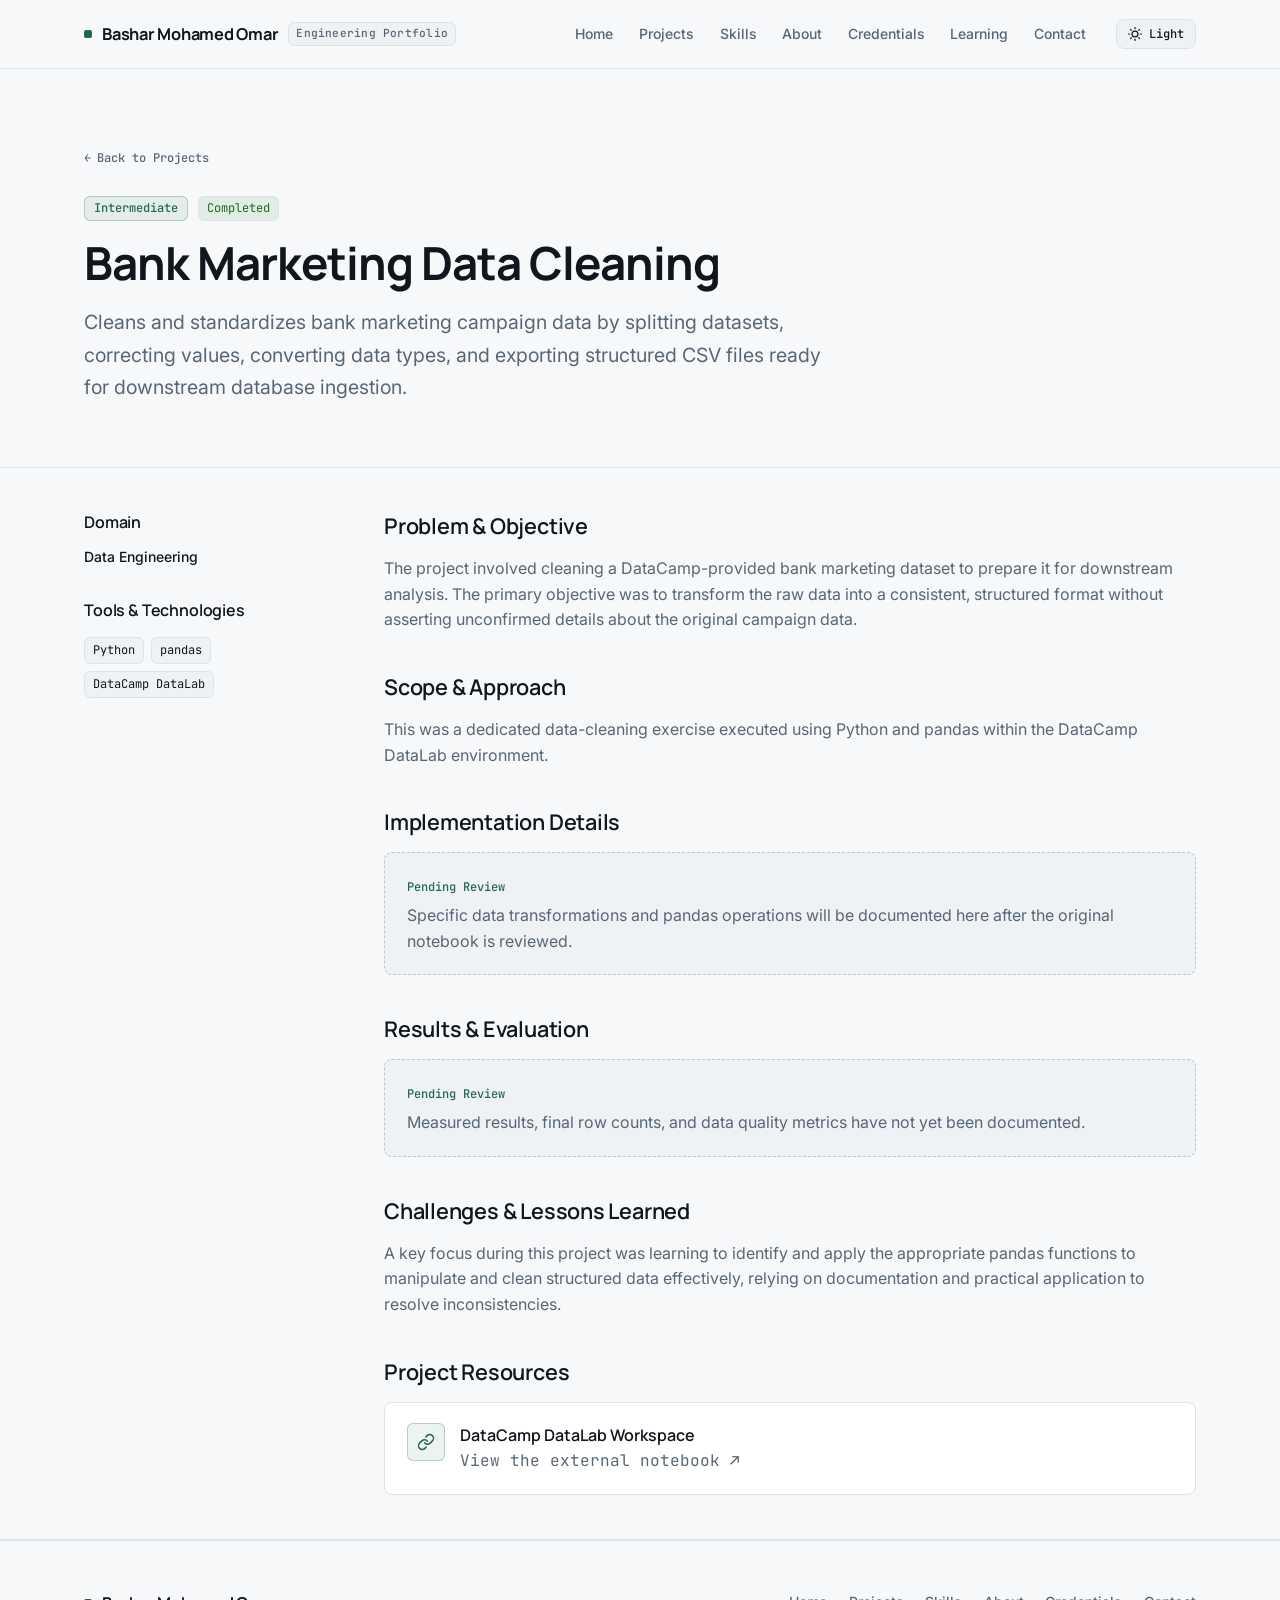
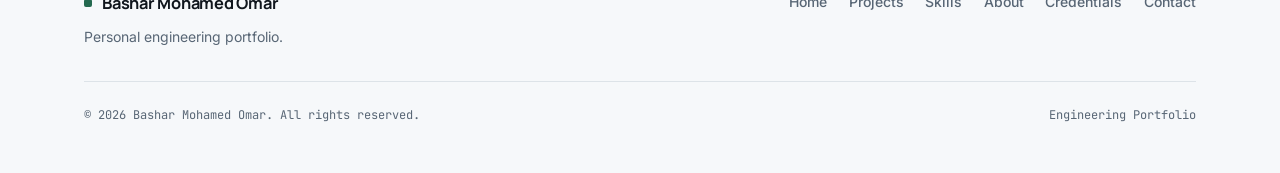
<file: projects/bank-marketing-data-cleaning.html>
<!DOCTYPE html>
<html lang="en" data-theme="light">
<head>
  <meta charset="UTF-8" />
  <meta name="viewport" content="width=device-width, initial-scale=1.0" />
  <title>Bank Marketing Data Cleaning — Bashar Mohamed Omar</title>
  <meta name="description" content="A data cleaning exercise using Python and pandas within DataCamp DataLab." />
  
  <!-- Google Fonts: Manrope (Headings), Inter (Body), JetBrains Mono (Technical Metadata) -->
  <link rel="preconnect" href="https://fonts.googleapis.com" />
  <link rel="preconnect" href="https://fonts.gstatic.com" crossorigin />
  <link href="https://fonts.googleapis.com/css2?family=Inter:wght@400;500;600&family=JetBrains+Mono:wght@400;500&family=Manrope:wght@600;700;800&display=swap" rel="stylesheet" />

  <!-- Shared Portfolio Stylesheet -->
  <link rel="stylesheet" href="../styles.css" />

  <script>
    (function initializeThemeBeforePaint() {
      try {
        var STORAGE_KEY = 'portfolio-theme';
        var savedTheme = localStorage.getItem(STORAGE_KEY);
        var prefersDark = window.matchMedia && window.matchMedia('(prefers-color-scheme: dark)').matches;
        var resolvedTheme = savedTheme === 'dark' || savedTheme === 'light' ? savedTheme : prefersDark ? 'dark' : 'light';
        document.documentElement.setAttribute('data-theme', resolvedTheme);
        document.documentElement.style.colorScheme = resolvedTheme;
      } catch (err) {
        document.documentElement.setAttribute('data-theme', 'light');
      }
    })();
  </script>
</head>
<body>
  <a href="#main-content" class="skip-link">Skip to main content</a>

  <header id="site-header" class="site-header">
    <div class="site-container header-inner">
      <a href="../index.html#hero" class="brand-wordmark" aria-label="Bashar Mohamed Omar — Engineering Portfolio — Home">
        <span class="brand-indicator" aria-hidden="true"></span>
        <span>Bashar Mohamed Omar</span>
        <span class="brand-tag">Engineering Portfolio</span>
      </a>

      <div class="desktop-nav-wrapper">
        <nav aria-label="Primary navigation">
          <ul class="nav-list">
            <li><a href="../index.html#hero" class="nav-link">Home</a></li>
            <li><a href="../index.html#projects" class="nav-link">Projects</a></li>
            <li><a href="../index.html#skills" class="nav-link">Skills</a></li>
            <li><a href="../index.html#about" class="nav-link">About</a></li>
            <li><a href="../index.html#credentials" class="nav-link">Credentials</a></li>
            <li><a href="../index.html#notes" class="nav-link">Learning</a></li>
            <li><a href="../index.html#contact" class="nav-link">Contact</a></li>
          </ul>
        </nav>
        <button type="button" class="theme-toggle-btn js-theme-toggle" data-theme-toggle aria-label="Toggle light or dark color theme">
          <span class="js-theme-icon" aria-hidden="true" style="display:inline-flex;align-items:center;"></span>
          <span class="js-theme-label">Theme</span>
        </button>
      </div>

      <div class="mobile-controls">
        <button type="button" class="theme-toggle-btn js-theme-toggle" data-theme-toggle aria-label="Toggle light or dark color theme">
          <span class="js-theme-icon" aria-hidden="true" style="display:inline-flex;align-items:center;"></span>
          <span class="js-theme-label">Theme</span>
        </button>
        <button type="button" id="mobile-menu-toggle" class="mobile-menu-btn" aria-expanded="false" aria-controls="mobile-navigation-panel" aria-label="Open navigation menu">
          <svg id="mobile-menu-icon" width="15" height="15" viewBox="0 0 24 24" fill="none" stroke="currentColor" stroke-width="2" stroke-linecap="round" stroke-linejoin="round" aria-hidden="true">
            <line x1="3" y1="6" x2="21" y2="6"></line>
            <line x1="3" y1="12" x2="21" y2="12"></line>
            <line x1="3" y1="18" x2="21" y2="18"></line>
          </svg>
          <span id="mobile-menu-label">Menu</span>
        </button>
      </div>
    </div>

    <div id="mobile-navigation-panel" class="mobile-nav-panel" role="region" aria-label="Mobile menu">
      <div class="site-container">
        <nav aria-label="Mobile primary navigation">
          <ul class="mobile-nav-list">
            <li><a href="../index.html#hero" class="mobile-nav-link js-mobile-nav-link"><span>Home</span><span aria-hidden="true" style="font-family:var(--font-mono);font-size:0.75rem;color:var(--text-secondary);">→</span></a></li>
            <li><a href="../index.html#projects" class="mobile-nav-link js-mobile-nav-link"><span>Projects</span><span aria-hidden="true" style="font-family:var(--font-mono);font-size:0.75rem;color:var(--text-secondary);">→</span></a></li>
            <li><a href="../index.html#skills" class="mobile-nav-link js-mobile-nav-link"><span>Skills</span><span aria-hidden="true" style="font-family:var(--font-mono);font-size:0.75rem;color:var(--text-secondary);">→</span></a></li>
            <li><a href="../index.html#about" class="mobile-nav-link js-mobile-nav-link"><span>About</span><span aria-hidden="true" style="font-family:var(--font-mono);font-size:0.75rem;color:var(--text-secondary);">→</span></a></li>
            <li><a href="../index.html#credentials" class="mobile-nav-link js-mobile-nav-link"><span>Credentials</span><span aria-hidden="true" style="font-family:var(--font-mono);font-size:0.75rem;color:var(--text-secondary);">→</span></a></li>
            <li><a href="../index.html#notes" class="mobile-nav-link js-mobile-nav-link"><span>Learning</span><span aria-hidden="true" style="font-family:var(--font-mono);font-size:0.75rem;color:var(--text-secondary);">→</span></a></li>
            <li><a href="../index.html#contact" class="mobile-nav-link js-mobile-nav-link"><span>Contact</span><span aria-hidden="true" style="font-family:var(--font-mono);font-size:0.75rem;color:var(--text-secondary);">→</span></a></li>
          </ul>
        </nav>
      </div>
    </div>
  </header>

  <main id="main-content" tabindex="-1">
    <section class="project-page-hero">
      <div class="site-container">
        <a href="../index.html#projects" class="back-link">
          <span aria-hidden="true">←</span>
          <span>Back to Projects</span>
        </a>
        
        <div class="project-meta-strip">
          <span class="level-badge">Intermediate</span>
          <span class="completed-badge">Completed</span>
        </div>
        
        <h1 class="heading-page">Bank Marketing Data Cleaning</h1>
        <p class="lead-paragraph">
          Cleans and standardizes bank marketing campaign data by splitting datasets, correcting values, converting data types, and exporting structured CSV files ready for downstream database ingestion.
        </p>
      </div>
    </section>

    <section class="project-detail-section">
      <div class="site-container">
        <div class="project-detail-grid">
          
          <aside>
            <div class="project-aside-group">
              <h2 class="heading-card project-aside-heading">Domain</h2>
              <p class="slot-copy project-aside-value">Data Engineering</p>
            </div>
            <div>
              <h2 class="heading-card project-aside-heading">Tools &amp; Technologies</h2>
              <ul class="tech-badge-list" aria-label="Technology stack">
                <li class="tech-badge">Python</li>
                <li class="tech-badge">pandas</li>
                <li class="tech-badge">DataCamp DataLab</li>
              </ul>
            </div>
          </aside>

          <div class="project-detail-content">
            <h2 class="heading-card project-section-heading">Problem &amp; Objective</h2>
            <p>The project involved cleaning a DataCamp-provided bank marketing dataset to prepare it for downstream analysis. The primary objective was to transform the raw data into a consistent, structured format without asserting unconfirmed details about the original campaign data.</p>

            <h2 class="heading-card project-section-heading project-section-heading--spaced">Scope &amp; Approach</h2>
            <p>This was a dedicated data-cleaning exercise executed using Python and pandas within the DataCamp DataLab environment.</p>

            <h2 class="heading-card project-section-heading project-section-heading--spaced">Implementation Details</h2>
            <div class="placeholder-callout">
              <span class="placeholder-callout-tag">Pending Review</span>
              <p>Specific data transformations and pandas operations will be documented here after the original notebook is reviewed.</p>
            </div>

            <h2 class="heading-card project-section-heading project-section-heading--spaced">Results &amp; Evaluation</h2>
            <div class="placeholder-callout">
              <span class="placeholder-callout-tag">Pending Review</span>
              <p>Measured results, final row counts, and data quality metrics have not yet been documented.</p>
            </div>

            <h2 class="heading-card project-section-heading project-section-heading--spaced">Challenges &amp; Lessons Learned</h2>
            <p>A key focus during this project was learning to identify and apply the appropriate pandas functions to manipulate and clean structured data effectively, relying on documentation and practical application to resolve inconsistencies.</p>

            <h2 class="heading-card project-section-heading project-section-heading--spaced">Project Resources</h2>
            <div class="contact-links-grid contact-links-grid--single">
              <a href="https://www.datacamp.com/datalab/w/50fe93e5-0982-4d20-ba97-ffd96fcd3259/edit" target="_blank" rel="noopener noreferrer" class="contact-method-card">
                <span class="contact-icon-box">
                  <svg width="18" height="18" viewBox="0 0 24 24" fill="none" stroke="currentColor" stroke-width="2" stroke-linecap="round" stroke-linejoin="round" aria-hidden="true"><path d="M10 13a5 5 0 0 0 7.54.54l3-3a5 5 0 0 0-7.07-7.07l-1.72 1.71"></path><path d="M14 11a5 5 0 0 0-7.54-.54l-3 3a5 5 0 0 0 7.07 7.07l1.71-1.71"></path></svg>
                </span>
                <div>
                  <h3 class="contact-method-label">DataCamp DataLab Workspace</h3>
                  <p class="contact-method-value">View the external notebook ↗</p>
                </div>
              </a>
            </div>
          </div>
        </div>
      </div>
    </section>
  </main>

  <footer id="site-footer" class="site-footer">
    <div class="site-container">
      <div class="footer-grid">
        <div>
          <a href="../index.html#hero" class="brand-wordmark">
            <span class="brand-indicator" aria-hidden="true"></span>
            <span>Bashar Mohamed Omar</span>
          </a>
          <p style="font-size:var(--text-sm);color:var(--text-secondary);max-width:46ch;margin:0.65rem 0 0 0;">
            Personal engineering portfolio.
          </p>
        </div>
        <nav aria-label="Footer quick links" class="footer-links">
          <a href="../index.html#hero" class="nav-link" style="padding:2px 0;">Home</a>
          <a href="../index.html#projects" class="nav-link" style="padding:2px 0;">Projects</a>
          <a href="../index.html#skills" class="nav-link" style="padding:2px 0;">Skills</a>
          <a href="../index.html#about" class="nav-link" style="padding:2px 0;">About</a>
          <a href="../index.html#credentials" class="nav-link" style="padding:2px 0;">Credentials</a>
          <a href="../index.html#contact" class="nav-link" style="padding:2px 0;">Contact</a>
        </nav>
      </div>
      <div class="footer-bottom">
         <span>&copy; <script>document.write(new Date().getFullYear())</script> Bashar Mohamed Omar. All rights reserved.</span>
         <span>Engineering Portfolio</span>
       </div>
     </div>
  </footer>

  <script>
    function getThemeIconSvg(theme) {
      if (theme === 'dark') {
        return '<svg width="14" height="14" viewBox="0 0 24 24" fill="none" stroke="currentColor" stroke-width="2" stroke-linecap="round" stroke-linejoin="round"><path d="M21 12.79A9 9 0 1 1 11.21 3 7 7 0 0 0 21 12.79z"></path></svg>';
      }
      return '<svg width="14" height="14" viewBox="0 0 24 24" fill="none" stroke="currentColor" stroke-width="2" stroke-linecap="round" stroke-linejoin="round"><circle cx="12" cy="12" r="5"></circle><line x1="12" y1="1" x2="12" y2="3"></line><line x1="12" y1="21" x2="12" y2="23"></line><line x1="4.22" y1="4.22" x2="5.64" y2="5.64"></line><line x1="18.36" y1="18.36" x2="19.78" y2="19.78"></line><line x1="1" y1="12" x2="3" y2="12"></line><line x1="21" y1="12" x2="23" y2="12"></line><line x1="4.22" y1="19.78" x2="5.64" y2="18.36"></line><line x1="18.36" y1="5.64" x2="19.78" y2="4.22"></line></svg>';
    }

    function bindThemeToggles() {
      const toggleButtons = document.querySelectorAll('[data-theme-toggle]');
      function applyTheme(newTheme, persist) {
        document.documentElement.setAttribute('data-theme', newTheme);
        document.documentElement.style.colorScheme = newTheme;
        if (persist) {
          try { localStorage.setItem('portfolio-theme', newTheme); } catch (e) {}
        }
        const isDark = newTheme === 'dark';
        toggleButtons.forEach((btn) => {
          btn.setAttribute('aria-pressed', isDark ? 'true' : 'false');
          btn.setAttribute('aria-label', 'Switch color theme. Current theme is ' + (isDark ? 'dark' : 'light') + '.');
          const iconSpan = btn.querySelector('.js-theme-icon');
          const labelSpan = btn.querySelector('.js-theme-label');
          if (iconSpan) iconSpan.innerHTML = getThemeIconSvg(newTheme);
          if (labelSpan) labelSpan.textContent = isDark ? 'Dark' : 'Light';
        });
      }
      
      const current = document.documentElement.getAttribute('data-theme') === 'dark' ? 'dark' : 'light';
      applyTheme(current, false);

      toggleButtons.forEach((btn) => {
        btn.addEventListener('click', () => {
          const cur = document.documentElement.getAttribute('data-theme') === 'dark' ? 'dark' : 'light';
          applyTheme(cur === 'dark' ? 'light' : 'dark', true);
        });
      });
    }

    function bindMobileNavigation() {
      const menuBtn = document.getElementById('mobile-menu-toggle');
      const menuPanel = document.getElementById('mobile-navigation-panel');
      const menuLabel = document.getElementById('mobile-menu-label');

      if (!menuBtn || !menuPanel) return;

      function setMenuOpen(isOpen) {
        menuBtn.setAttribute('aria-expanded', isOpen ? 'true' : 'false');
        menuBtn.setAttribute('aria-label', isOpen ? 'Close navigation menu' : 'Open navigation menu');
        if (menuLabel) menuLabel.textContent = isOpen ? 'Close' : 'Menu';
        menuPanel.classList.toggle('is-open', isOpen);
      }

      menuBtn.addEventListener('click', () => {
        setMenuOpen(menuBtn.getAttribute('aria-expanded') !== 'true');
      });
    }

    document.addEventListener('DOMContentLoaded', () => {
      bindThemeToggles();
      bindMobileNavigation();
    });
  </script>
</body>
</html>
</file>
<file: styles.css>
:root,
[data-theme="light"] {
  --bg-page: #F6F8FA;
  --surface-primary: #FFFFFF;
  --surface-secondary: #EEF2F5;
  --text-primary: #10161D;
  --text-secondary: #586675;
  --border-subtle: #DDE3E8;
  --accent-primary: #24694F;
  --accent-hover: #1C543F;
  --focus-ring: #24694F;
  --accent-subtle: rgba(36, 105, 79, 0.08);
  --accent-border: rgba(36, 105, 79, 0.28);
  --backdrop-overlay: rgba(16, 22, 29, 0.62);

  /* Typography Roles */
  --font-heading: 'Manrope', -apple-system, BlinkMacSystemFont, 'Segoe UI', Roboto, sans-serif;
  --font-body: 'Inter', -apple-system, BlinkMacSystemFont, 'Segoe UI', Roboto, sans-serif;
  --font-mono: 'JetBrains Mono', ui-monospace, SFMono-Regular, Menlo, Monaco, Consolas, monospace;

  /* Fluid Type Scale */
  --text-hero: clamp(2.15rem, 4.4vw + 0.85rem, 3.65rem);
  --text-h1-page: clamp(1.85rem, 3.2vw + 0.8rem, 2.85rem);
  --text-h2: clamp(1.55rem, 2.4vw + 0.7rem, 2.25rem);
  --text-h3: clamp(1.125rem, 1.1vw + 0.75rem, 1.35rem);
  --text-body-lg: clamp(1.05rem, 0.55vw + 0.9rem, 1.225rem);
  --text-body: 1rem;
  --text-sm: 0.875rem;
  --text-xs: 0.75rem;

  /* Layout & Spacing Tokens */
  --header-height: 68px;
  --container-max: 1160px;
  --container-pad-desktop: 24px;
  --container-pad-mobile: 18px;
  --section-space-y: clamp(4rem, 7vw, 6.25rem);
  --radius-sm: 6px;
  --radius-md: 8px;
  --radius-lg: 10px;
}

[data-theme="dark"] {
  --bg-page: #10161D;
  --surface-primary: #18222D;
  --surface-secondary: #202C38;
  --text-primary: #F1F5F8;
  --text-secondary: #A8B5C2;
  --border-subtle: #2B3946;
  --accent-primary: #75B99B;
  --accent-hover: #8AC8AD;
  --focus-ring: #75B99B;
  --accent-subtle: rgba(117, 185, 155, 0.12);
  --accent-border: rgba(117, 185, 155, 0.35);
  --backdrop-overlay: rgba(8, 12, 16, 0.76);
}

*,
*::before,
*::after {
  box-sizing: border-box;
}

html {
  scroll-behavior: smooth;
  background-color: var(--bg-page);
  color: var(--text-primary);
  font-family: var(--font-body);
  font-size: 16px;
  line-height: 1.6;
  -webkit-text-size-adjust: 100%;
  overflow-x: hidden;
}

@media (prefers-reduced-motion: reduce) {
  html {
    scroll-behavior: auto;
  }
  *,
  *::before,
  *::after {
    animation-duration: 0.01ms !important;
    animation-iteration-count: 1 !important;
    transition-duration: 0.01ms !important;
    scroll-behavior: auto !important;
  }
}

body {
  padding-top: var(--header-height);
  margin: 0;
  min-height: 100vh;
  background-color: var(--bg-page);
  color: var(--text-primary);
  overflow-x: hidden;
  display: flex;
  flex-direction: column;
  -webkit-font-smoothing: antialiased;
  -moz-osx-font-smoothing: grayscale;
}

body.modal-open {
  overflow: hidden;
}

a:focus-visible,
button:focus-visible,
[tabindex]:focus-visible {
  outline: 2px solid var(--focus-ring);
  outline-offset: 3px;
  border-radius: var(--radius-sm);
}

.skip-link {
  position: fixed;
  top: 12px;
  left: 16px;
  z-index: 1000;
  padding: 10px 16px;
  background-color: var(--surface-primary);
  color: var(--text-primary);
  border: 1px solid var(--accent-primary);
  border-radius: var(--radius-md);
  font-family: var(--font-mono);
  font-size: var(--text-xs);
  font-weight: 500;
  text-decoration: none;
  transform: translateY(-150%);
  transition: transform 0.15s ease;
}

.skip-link:focus {
  transform: translateY(0);
}

.site-container {
  width: 100%;
  max-width: var(--container-max);
  margin-left: auto;
  margin-right: auto;
  padding-left: var(--container-pad-desktop);
  padding-right: var(--container-pad-desktop);
}

@media (max-width: 640px) {
  .site-container {
    padding-left: var(--container-pad-mobile);
    padding-right: var(--container-pad-mobile);
  }
}

.portfolio-section {
  padding-top: var(--section-space-y);
  padding-bottom: var(--section-space-y);
  border-bottom: 1px solid var(--border-subtle);
  scroll-margin-top: calc(var(--header-height) + 16px);
}

.portfolio-section--last {
  border-bottom: none;
}

.eyebrow-label {
  display: inline-flex;
  align-items: center;
  gap: 8px;
  font-family: var(--font-mono);
  font-size: var(--text-xs);
  font-weight: 500;
  letter-spacing: 0.09em;
  text-transform: uppercase;
  color: var(--accent-primary);
  margin-bottom: 0.75rem;
}

.eyebrow-label::before {
  content: "";
  display: inline-block;
  width: 6px;
  height: 6px;
  border-radius: 50%;
  background-color: var(--accent-primary);
}

.heading-hero {
  font-family: var(--font-heading);
  font-size: var(--text-hero);
  font-weight: 700;
  line-height: 1.12;
  letter-spacing: -0.025em;
  color: var(--text-primary);
  margin: 0 0 1.35rem 0;
  max-width: 18.5ch;
}

.heading-page {
  font-family: var(--font-heading);
  font-size: var(--text-h1-page);
  font-weight: 700;
  line-height: 1.16;
  letter-spacing: -0.022em;
  color: var(--text-primary);
  margin: 0 0 1rem 0;
  max-width: 24ch;
}

.heading-section {
  font-family: var(--font-heading);
  font-size: var(--text-h2);
  font-weight: 700;
  line-height: 1.2;
  letter-spacing: -0.02em;
  color: var(--text-primary);
  margin: 0;
}

.heading-card {
  font-family: var(--font-heading);
  font-size: var(--text-h3);
  font-weight: 600;
  line-height: 1.3;
  letter-spacing: -0.01em;
  color: var(--text-primary);
  margin: 0;
}

.lead-paragraph {
  font-size: var(--text-body-lg);
  line-height: 1.65;
  color: var(--text-secondary);
  max-width: 62ch;
  margin: 0;
}

.section-intro {
  font-size: var(--text-body);
  line-height: 1.65;
  color: var(--text-secondary);
  max-width: 62ch;
  margin: 0.65rem 0 0 0;
}

/* Fixed Full-Width Top Navigation Bar */
.site-header {
  position: fixed;
  top: 0;
  left: 0;
  right: 0;
  width: 100%;
  z-index: 100;
  background-color: var(--bg-page);
  border-bottom: 1px solid var(--border-subtle);
}

.header-inner {
  display: flex;
  align-items: center;
  justify-content: space-between;
  min-height: var(--header-height);
  gap: 1rem;
}

.brand-wordmark {
  display: inline-flex;
  align-items: center;
  gap: 10px;
  font-family: var(--font-heading);
  font-size: 1.025rem;
  font-weight: 700;
  letter-spacing: -0.015em;
  color: var(--text-primary);
  text-decoration: none;
  white-space: nowrap;
}

.brand-wordmark:hover {
  color: var(--accent-primary);
}

.brand-indicator {
  width: 8px;
  height: 8px;
  border-radius: 2px;
  background-color: var(--accent-primary);
  flex-shrink: 0;
}

.brand-tag {
  font-family: var(--font-mono);
  font-size: 0.7rem;
  font-weight: 500;
  color: var(--text-secondary);
  padding: 2px 7px;
  border-radius: var(--radius-sm);
  border: 1px solid var(--border-subtle);
  background-color: var(--surface-secondary);
  letter-spacing: 0.02em;
}

@media (max-width: 480px) {
  .brand-tag {
    display: none;
  }
}

.desktop-nav-wrapper {
  display: flex;
  align-items: center;
  gap: 1.75rem;
}

.nav-list {
  display: flex;
  align-items: center;
  gap: 1.35rem;
  list-style: none;
  margin: 0;
  padding: 0;
}

.nav-link {
  font-size: var(--text-sm);
  font-weight: 500;
  color: var(--text-secondary);
  text-decoration: none;
  padding: 6px 2px;
  border-bottom: 2px solid transparent;
  transition: color 0.15s ease, border-color 0.15s ease;
  white-space: nowrap;
}

.nav-link:hover,
.nav-link[aria-current="location"],
.nav-link[aria-current="page"] {
  color: var(--text-primary);
  border-bottom-color: var(--accent-primary);
}

.theme-toggle-btn {
  display: inline-flex;
  align-items: center;
  gap: 7px;
  padding: 6px 11px;
  background-color: var(--surface-secondary);
  color: var(--text-primary);
  border: 1px solid var(--border-subtle);
  border-radius: var(--radius-md);
  font-family: var(--font-mono);
  font-size: var(--text-xs);
  font-weight: 500;
  cursor: pointer;
  transition: border-color 0.15s ease, background-color 0.15s ease;
}

.theme-toggle-btn:hover {
  border-color: var(--accent-primary);
  background-color: var(--surface-primary);
}

.mobile-controls {
  display: none;
  align-items: center;
  gap: 0.5rem;
}

.mobile-menu-btn {
  display: inline-flex;
  align-items: center;
  justify-content: center;
  gap: 6px;
  padding: 7px 11px;
  background-color: var(--surface-secondary);
  color: var(--text-primary);
  border: 1px solid var(--border-subtle);
  border-radius: var(--radius-md);
  font-family: var(--font-mono);
  font-size: var(--text-xs);
  font-weight: 500;
  cursor: pointer;
}

.mobile-menu-btn:hover {
  border-color: var(--accent-primary);
}

.mobile-nav-panel {
  display: none;
  background-color: var(--surface-primary);
  border-bottom: 1px solid var(--border-subtle);
  padding: 1rem 0 1.25rem 0;
}

.mobile-nav-panel.is-open {
  display: block;
}

.mobile-nav-list {
  list-style: none;
  margin: 0;
  padding: 0;
  display: flex;
  flex-direction: column;
  gap: 0.25rem;
}

.mobile-nav-link {
  display: flex;
  align-items: center;
  justify-content: space-between;
  padding: 10px 12px;
  border-radius: var(--radius-sm);
  font-size: 0.95rem;
  font-weight: 500;
  color: var(--text-primary);
  text-decoration: none;
}

.mobile-nav-link:hover {
  background-color: var(--surface-secondary);
  color: var(--accent-primary);
}

.mobile-nav-link[aria-current="location"] {
  background-color: var(--accent-subtle);
  color: var(--accent-primary);
  font-weight: 600;
}

@media (max-width: 920px) {
  .desktop-nav-wrapper {
    display: none;
  }
  .mobile-controls {
    display: flex;
  }
}

/* Hero Section */
.hero-section {
  padding-top: clamp(4.25rem, 9vw, 7.5rem);
  padding-bottom: clamp(4rem, 8vw, 6.5rem);
  border-bottom: 1px solid var(--border-subtle);
  scroll-margin-top: calc(var(--header-height) + 16px);
}

.hero-accent-text {
  color: var(--accent-primary);
}

.cta-group {
  display: flex;
  flex-wrap: wrap;
  align-items: center;
  gap: 0.875rem;
  margin-top: 2rem;
}

.btn-primary {
  display: inline-flex;
  align-items: center;
  justify-content: center;
  gap: 8px;
  padding: 11px 20px;
  background-color: var(--accent-primary);
  color: #FFFFFF;
  border: 1px solid var(--accent-primary);
  border-radius: var(--radius-md);
  font-size: 0.9375rem;
  font-weight: 600;
  text-decoration: none;
  cursor: pointer;
  transition: background-color 0.15s ease, border-color 0.15s ease;
}

[data-theme="dark"] .btn-primary {
  color: #10161D;
}

.btn-primary:hover {
  background-color: var(--accent-hover);
  border-color: var(--accent-hover);
}

.btn-secondary {
  display: inline-flex;
  align-items: center;
  justify-content: center;
  gap: 8px;
  padding: 11px 20px;
  background-color: var(--surface-primary);
  color: var(--text-primary);
  border: 1px solid var(--border-subtle);
  border-radius: var(--radius-md);
  font-size: 0.9375rem;
  font-weight: 500;
  text-decoration: none;
  cursor: pointer;
  transition: border-color 0.15s ease, background-color 0.15s ease;
}

.btn-secondary:hover {
  border-color: var(--accent-primary);
  background-color: var(--surface-secondary);
}

.focus-indicators-bar {
  margin-top: 2.75rem;
  padding-top: 1.5rem;
  border-top: 1px solid var(--border-subtle);
  display: flex;
  flex-wrap: wrap;
  align-items: center;
  gap: 0.65rem;
}

.focus-chip {
  display: inline-flex;
  align-items: center;
  gap: 8px;
  padding: 6px 12px;
  border-radius: var(--radius-sm);
  font-family: var(--font-mono);
  font-size: var(--text-xs);
  color: var(--text-secondary);
  background-color: var(--surface-secondary);
  border: 1px solid var(--border-subtle);
  word-break: break-word;
}

.focus-chip--primary {
  color: var(--text-primary);
  background-color: var(--accent-subtle);
  border-color: var(--accent-border);
  font-weight: 500;
}

.focus-chip-dot {
  width: 6px;
  height: 6px;
  border-radius: 50%;
  background-color: var(--accent-primary);
  flex-shrink: 0;
}

/* Grids & Common Editorial Containers */
.section-header-bar {
  margin-bottom: 2.25rem;
}

.grid-2-col {
  display: grid;
  grid-template-columns: repeat(2, minmax(0, 1fr));
  gap: 1.5rem;
}

.grid-3-col {
  display: grid;
  grid-template-columns: repeat(3, minmax(0, 1fr));
  gap: 1.5rem;
}

.about-grid {
  display: grid;
  grid-template-columns: repeat(2, minmax(0, 1fr));
  gap: 2.25rem;
}

.focus-layout {
  display: grid;
  grid-template-columns: 1.25fr 1fr;
  gap: 1.5rem;
  align-items: start;
}

.focus-supporting-stack {
  display: flex;
  flex-direction: column;
  gap: 1.5rem;
}

@media (max-width: 900px) {
  .grid-2-col,
  .grid-3-col,
  .about-grid,
  .focus-layout {
    grid-template-columns: 1fr;
  }
  .about-grid {
    gap: 1.5rem;
  }
}

.editorial-slot {
  background-color: var(--surface-primary);
  border: 1px solid var(--border-subtle);
  border-radius: var(--radius-md);
  padding: 1.65rem;
  display: flex;
  flex-direction: column;
  justify-content: space-between;
  gap: 1.15rem;
}

.editorial-slot--quiet {
  background-color: var(--surface-secondary);
  border: 1px solid var(--border-subtle);
}

.editorial-slot--primary-focus {
  background-color: var(--surface-primary);
  border: 1px solid var(--border-subtle);
  border-top: 3px solid var(--accent-primary);
  padding: 1.85rem;
}

.editorial-column {
  padding-top: 1.25rem;
  border-top: 1px solid var(--border-subtle);
}

.slot-meta-row {
  display: flex;
  flex-wrap: wrap;
  align-items: center;
  justify-content: space-between;
  gap: 0.5rem;
  margin-bottom: 0.5rem;
}

.slot-kicker {
  font-family: var(--font-mono);
  font-size: var(--text-xs);
  color: var(--text-secondary);
  letter-spacing: 0.04em;
  margin: 0 0 0.45rem 0;
}

.slot-kicker--accent {
  color: var(--accent-primary);
  font-weight: 500;
}

.planned-badge {
  display: inline-flex;
  align-items: center;
  padding: 2px 8px;
  border-radius: var(--radius-sm);
  font-family: var(--font-mono);
  font-size: var(--text-xs);
  color: var(--text-secondary);
  background-color: var(--surface-secondary);
  border: 1px solid var(--border-subtle);
}

.level-badge {
  display: inline-flex;
  align-items: center;
  padding: 2px 9px;
  border-radius: var(--radius-sm);
  font-family: var(--font-mono);
  font-size: var(--text-xs);
  font-weight: 500;
  color: var(--accent-primary);
  background-color: var(--accent-subtle);
  border: 1px solid var(--accent-border);
}

.slot-copy {
  font-size: var(--text-sm);
  color: var(--text-secondary);
  line-height: 1.65;
  margin: 0.5rem 0 0 0;
}

/* Homepage Project Cards */
.project-card {
  background-color: var(--surface-primary);
  border: 1px solid var(--border-subtle);
  border-radius: var(--radius-md);
  padding: 1.65rem;
  display: flex;
  flex-direction: column;
  justify-content: space-between;
  gap: 1.25rem;
  transition: border-color 0.15s ease, transform 0.15s ease;
}

.project-card:hover,
.project-card:focus-within {
  border-color: var(--accent-primary);
}

.tech-badge-list {
  display: flex;
  flex-wrap: wrap;
  gap: 0.45rem;
  list-style: none;
  padding: 0;
  margin: 1rem 0 0 0;
}

.tech-badge {
  font-family: var(--font-mono);
  font-size: var(--text-xs);
  color: var(--text-primary);
  background-color: var(--surface-secondary);
  border: 1px solid var(--border-subtle);
  border-radius: var(--radius-sm);
  padding: 3px 8px;
}

.project-card-footer {
  padding-top: 1rem;
  border-top: 1px solid var(--border-subtle);
  display: flex;
  align-items: center;
  justify-content: space-between;
  gap: 0.75rem;
}

.project-card-link {
  display: inline-flex;
  align-items: center;
  gap: 6px;
  font-family: var(--font-mono);
  font-size: var(--text-xs);
  font-weight: 500;
  color: var(--accent-primary);
  text-decoration: none;
}

.project-card-link:hover {
  color: var(--accent-hover);
  text-decoration: underline;
}

/* Divider Lists */
.editorial-divider-list {
  list-style: none;
  margin: 0.75rem 0 0 0;
  padding: 0;
  border-top: 1px solid var(--border-subtle);
}

.editorial-divider-item {
  display: flex;
  flex-wrap: wrap;
  align-items: baseline;
  justify-content: space-between;
  gap: 0.5rem 1rem;
  padding: 0.65rem 0;
  border-bottom: 1px solid var(--border-subtle);
  font-size: var(--text-sm);
}

.editorial-divider-item:last-child {
  border-bottom: none;
  padding-bottom: 0;
}

.editorial-item-label {
  color: var(--text-primary);
  font-weight: 500;
}

.editorial-item-note {
  color: var(--text-secondary);
  font-size: var(--text-xs);
  font-family: var(--font-mono);
}

.editorial-note-box {
  padding-top: 1.35rem;
  border-top: 1px solid var(--border-subtle);
  max-width: 66ch;
}

.editorial-note-box p {
  font-size: var(--text-body);
  color: var(--text-secondary);
  line-height: 1.65;
  margin: 0;
}

/* Education & Certifications Section */
.credentials-category-stack {
  display: flex;
  flex-direction: column;
  gap: 2.5rem;
}

.credentials-category-block {
  padding-top: 1.5rem;
  border-top: 1px solid var(--border-subtle);
}

.credentials-category-header {
  display: flex;
  flex-wrap: wrap;
  align-items: baseline;
  justify-content: space-between;
  gap: 0.5rem 1rem;
  margin-bottom: 1.25rem;
}

.credential-card {
  background-color: var(--surface-primary);
  border: 1px solid var(--border-subtle);
  border-radius: var(--radius-md);
  padding: 1.4rem 1.5rem;
  display: flex;
  flex-direction: column;
  justify-content: space-between;
  gap: 1rem;
  transition: border-color 0.15s ease;
}

.credential-card--interactive:hover,
.credential-card--interactive:focus-within {
  border-color: var(--accent-primary);
}

.credential-issuer {
  font-family: var(--font-mono);
  font-size: var(--text-xs);
  color: var(--text-secondary);
  margin: 0.35rem 0 0 0;
}

.credential-trigger-btn {
  align-self: flex-start;
  display: inline-flex;
  align-items: center;
  gap: 6px;
  padding: 7px 12px;
  background-color: var(--surface-secondary);
  color: var(--accent-primary);
  border: 1px solid var(--border-subtle);
  border-radius: var(--radius-sm);
  font-family: var(--font-mono);
  font-size: var(--text-xs);
  font-weight: 500;
  cursor: pointer;
  transition: border-color 0.15s ease, background-color 0.15s ease;
}

.credential-trigger-btn:hover {
  border-color: var(--accent-primary);
  background-color: var(--surface-primary);
}

/* Accessible Certification Modal - Updated for Lightbox View */
.modal-backdrop {
  position: fixed;
  inset: 0;
  z-index: 200;
  background-color: var(--backdrop-overlay);
  display: flex;
  align-items: center;
  justify-content: center;
  padding: 1.25rem;
}

.modal-backdrop[hidden] {
  display: none !important;
}

.modal-dialog {
  width: 100%;
  max-width: 900px;
  height: 85vh; /* Expands to show the document clearly */
  display: flex;
  flex-direction: column;
  background-color: var(--surface-primary);
  color: var(--text-primary);
  border: 1px solid var(--border-subtle);
  border-radius: var(--radius-lg);
  overflow: hidden;
}

.modal-header {
  display: flex;
  align-items: center;
  justify-content: space-between;
  gap: 1rem;
  padding: 1rem 1.5rem;
  border-bottom: 1px solid var(--border-subtle);
  background-color: var(--surface-primary);
  flex-shrink: 0;
}

.modal-close-btn {
  display: inline-flex;
  align-items: center;
  justify-content: center;
  gap: 6px;
  padding: 6px 11px;
  background-color: var(--surface-secondary);
  color: var(--text-primary);
  border: 1px solid var(--border-subtle);
  border-radius: var(--radius-sm);
  font-family: var(--font-mono);
  font-size: var(--text-xs);
  cursor: pointer;
  flex-shrink: 0;
}

.modal-close-btn:hover {
  border-color: var(--accent-primary);
}

.modal-body {
  flex: 1; /* Fills all the remaining height */
  background-color: var(--surface-secondary);
  display: flex;
  align-items: center;
  justify-content: center;
  overflow: hidden;
  position: relative;
}

.document-frame {
  width: 100%;
  height: 100%;
  border: none;
  background-color: #FFFFFF; /* Ensure PDFs don't blend with dark theme */
}

.document-image {
  max-width: 100%;
  max-height: 100%;
  object-fit: contain;
}

/* Contact Section Links */
.contact-links-grid {
  display: grid;
  grid-template-columns: repeat(3, minmax(0, 1fr));
  gap: 1.25rem;
  margin-top: 1.75rem;
}

@media (max-width: 860px) {
  .contact-links-grid {
    grid-template-columns: 1fr;
  }
}

.contact-method-card {
  display: flex;
  align-items: flex-start;
  gap: 0.95rem;
  padding: 1.25rem 1.35rem;
  background-color: var(--surface-primary);
  border: 1px solid var(--border-subtle);
  border-radius: var(--radius-md);
  text-decoration: none;
  color: var(--text-primary);
  transition: border-color 0.15s ease, background-color 0.15s ease;
}

.contact-method-card:hover {
  border-color: var(--accent-primary);
  background-color: var(--surface-secondary);
}

.contact-icon-box {
  width: 38px;
  height: 38px;
  border-radius: var(--radius-sm);
  background-color: var(--accent-subtle);
  border: 1px solid var(--accent-border);
  color: var(--accent-primary);
  display: inline-flex;
  align-items: center;
  justify-content: center;
  flex-shrink: 0;
}

.contact-method-label {
  font-family: var(--font-heading);
  font-size: 1rem;
  font-weight: 600;
  color: var(--text-primary);
  margin: 0;
}

.contact-method-value {
  font-family: var(--font-mono);
  font-size: var(--text-xs);
  color: var(--text-secondary);
  margin: 0.25rem 0 0 0;
  word-break: break-all;
}

/* Dedicated Project Pages */
.project-page-hero {
  padding-top: clamp(3rem, 6vw, 4.75rem);
  padding-bottom: clamp(2.5rem, 5vw, 4rem);
  border-bottom: 1px solid var(--border-subtle);
}

.back-link {
  display: inline-flex;
  align-items: center;
  gap: 6px;
  font-family: var(--font-mono);
  font-size: var(--text-xs);
  font-weight: 500;
  color: var(--text-secondary);
  text-decoration: none;
  margin-bottom: 1.5rem;
  padding: 4px 0;
}

.back-link:hover {
  color: var(--accent-primary);
}

.project-meta-strip {
  display: flex;
  flex-wrap: wrap;
  align-items: center;
  gap: 0.65rem;
  margin-bottom: 1rem;
}

.project-detail-section {
  padding-top: 2.75rem;
  padding-bottom: 2.75rem;
  border-bottom: 1px solid var(--border-subtle);
}

.project-detail-grid {
  display: grid;
  grid-template-columns: 260px 1fr;
  gap: 1.5rem 2.5rem;
  align-items: start;
}

@media (max-width: 820px) {
  .project-detail-grid {
    grid-template-columns: 1fr;
    gap: 1rem;
  }
}

.project-detail-content p {
  margin: 0 0 1rem 0;
  color: var(--text-secondary);
  font-size: var(--text-body);
}

.project-detail-content p:last-child {
  margin-bottom: 0;
}

.placeholder-callout {
  background-color: var(--surface-secondary);
  border: 1px dashed var(--accent-border);
  border-radius: var(--radius-md);
  padding: 1.25rem 1.4rem;
  margin-top: 0.75rem;
}

.placeholder-callout-tag {
  display: inline-block;
  font-family: var(--font-mono);
  font-size: var(--text-xs);
  font-weight: 500;
  color: var(--accent-primary);
  margin-bottom: 0.35rem;
}

.pipeline-stage-list {
  list-style: none;
  padding: 0;
  margin: 1rem 0 0 0;
  display: grid;
  grid-template-columns: repeat(2, minmax(0, 1fr));
  gap: 1rem;
}

@media (max-width: 640px) {
  .pipeline-stage-list {
    grid-template-columns: 1fr;
  }
}

.pipeline-stage-item {
  background-color: var(--surface-primary);
  border: 1px solid var(--border-subtle);
  border-radius: var(--radius-md);
  padding: 1.15rem;
}

/* Site Footer */
.site-footer {
  margin-top: auto;
  padding-top: 3rem;
  padding-bottom: 3rem;
  border-top: 1px solid var(--border-subtle);
  background-color: var(--bg-page);
}

.footer-grid {
  display: flex;
  flex-wrap: wrap;
  align-items: flex-start;
  justify-content: space-between;
  gap: 1.5rem 2rem;
  padding-bottom: 2rem;
  border-bottom: 1px solid var(--border-subtle);
}

.footer-links {
  display: flex;
  flex-wrap: wrap;
  align-items: center;
  gap: 0.65rem 1.35rem;
}

.footer-bottom {
  padding-top: 1.5rem;
  display: flex;
  flex-wrap: wrap;
  align-items: center;
  justify-content: space-between;
  gap: 1rem;
  font-family: var(--font-mono);
  font-size: var(--text-xs);
  color: var(--text-secondary);
}

/* ==========================================================================
   Increment 1.1: Project Status Badges
   ========================================================================== */
.completed-badge,
.in-progress-badge,
.unknown-badge {
  display: inline-flex;
  align-items: center;
  padding: 2px 8px;
  border-radius: var(--radius-sm);
  font-family: var(--font-mono);
  font-size: var(--text-xs);
  border: 1px solid var(--border-subtle);
}

/* Light Theme Base Colors */
.completed-badge {
  background-color: rgba(34, 139, 34, 0.1);
  color: #1a6b1a;
}

.in-progress-badge {
  background-color: rgba(217, 119, 6, 0.1);
  color: #b45309;
}

.unknown-badge {
  background-color: rgba(100, 100, 100, 0.1);
  color: #555;
}

/* Dark Theme Overrides */
[data-theme="dark"] .completed-badge {
  background-color: rgba(74, 222, 128, 0.15);
  color: #4ade80;
}

[data-theme="dark"] .in-progress-badge {
  background-color: rgba(251, 191, 36, 0.15);
  color: #fcd34d;
}

[data-theme="dark"] .unknown-badge {
  background-color: rgba(156, 163, 175, 0.15);
  color: #9ca3af;
}

/* ==========================================================================
   Increment 1.1: Modal External Link
   ========================================================================== */
.modal-external-link-wrapper {
  text-align: center;
  margin-top: 1rem;
}

.modal-external-link {
  display: inline-block;
  font-size: var(--text-sm);
  color: var(--text-primary);
  text-decoration: underline;
  text-underline-offset: 0.2em;
  transition: opacity 0.15s ease;
}

.modal-external-link:hover {
  opacity: 0.8;
}

/* ==========================================================================
   Increment 3: Project Filters
   ========================================================================== */
.project-filters-bar {
  display: flex;
  flex-wrap: wrap;
  align-items: center;
  justify-content: space-between;
  gap: 1rem;
  padding: 1rem 1.25rem;
  margin-bottom: 2rem;
  background-color: var(--surface-secondary);
  border: 1px solid var(--border-subtle);
  border-radius: var(--radius-md);
}

.filter-controls {
  display: flex;
  flex-wrap: wrap;
  align-items: center;
  gap: 1.25rem;
}

.filter-group {
  display: flex;
  align-items: center;
  gap: 0.65rem;
}

.filter-label {
  font-family: var(--font-heading);
  font-size: var(--text-sm);
  font-weight: 600;
  color: var(--text-primary);
}

.filter-select {
  font-family: var(--font-body);
  font-size: var(--text-sm);
  color: var(--text-primary);
  background-color: var(--surface-primary);
  border: 1px solid var(--border-subtle);
  border-radius: var(--radius-sm);
  padding: 6px 12px;
  cursor: pointer;
  transition: border-color 0.15s ease;
}

.filter-select:hover {
  border-color: var(--accent-primary);
}

.filter-select:focus-visible {
  outline: 2px solid var(--focus-ring);
  outline-offset: 2px;
  border-color: var(--accent-primary);
}

.filter-count {
  font-family: var(--font-mono);
  font-size: var(--text-xs);
  color: var(--text-secondary);
  font-weight: 500;
}

.empty-state-box {
  grid-column: 1 / -1;
  text-align: center;
  padding: 3.5rem 1.5rem;
  background-color: var(--surface-secondary);
  border: 1px dashed var(--border-subtle);
  border-radius: var(--radius-md);
  display: flex;
  flex-direction: column;
  align-items: center;
  gap: 1.25rem;
}

.empty-state-box p {
  margin: 0;
  color: var(--text-secondary);
  font-size: var(--text-body);
}

.project-coming-soon {
  font-family: var(--font-mono);
  font-size: var(--text-xs);
  color: var(--text-secondary);
  font-weight: 500;
}

/* Project Detail Pages: Layout & Typography Utilities */
.project-section-heading {
  margin-bottom: 1rem;
}

.project-section-heading--spaced {
  margin-top: 2.5rem;
}

.project-aside-group {
  margin-bottom: 2rem;
}

.project-aside-heading {
  font-size: 1rem;
  margin-bottom: 0.75rem;
}

.project-aside-value {
  margin: 0;
  color: var(--text-primary);
  font-weight: 500;
}

.placeholder-callout p {
  margin: 0;
}

.contact-links-grid--single {
  grid-template-columns: 1fr;
  margin-top: 1rem;
}
</file>
